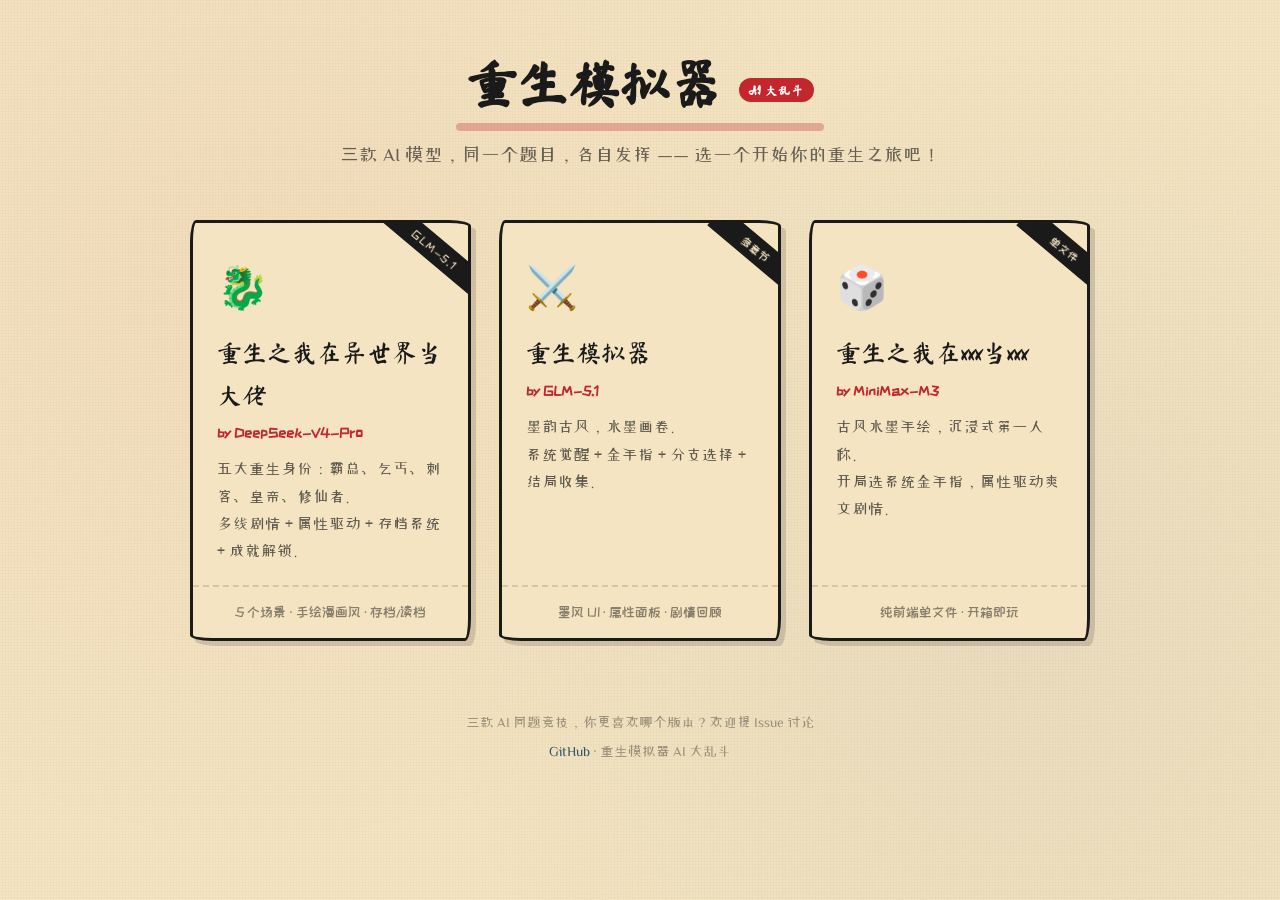
<file: index.html>
<!DOCTYPE html>
<html lang="zh-CN">
<head>
<meta charset="UTF-8">
<meta name="viewport" content="width=device-width, initial-scale=1.0">
<title>重生模拟器 - AI 大乱斗</title>
<link rel="preconnect" href="https://fonts.googleapis.com">
<link rel="preconnect" href="https://fonts.gstatic.com" crossorigin>
<link href="https://fonts.googleapis.com/css2?family=Ma+Shan+Zheng&family=ZCOOL+KuaiLe&family=ZCOOL+XiaoWei&display=swap" rel="stylesheet">
<style>
*{box-sizing:border-box;margin:0;padding:0}
:root{
  --paper:#f4e4c1;--paper-dark:#e8d4a8;--ink:#1a1a1a;
  --vermilion:#c1272d;--gold:#d4a017;--indigo:#2e5266;
  --shadow:rgba(26,26,26,0.15)
}
html,body{height:100%}
body{
  font-family:'ZCOOL KuaiLe','STKaiti','KaiTi',serif;
  background:var(--paper);color:var(--ink);line-height:1.7;
  overflow-x:hidden
}
.paper-bg{
  background:
    radial-gradient(circle at 20% 30%,rgba(193,39,45,.04) 0%,transparent 50%),
    radial-gradient(circle at 80% 70%,rgba(46,82,102,.05) 0%,transparent 50%),
    var(--paper);
  min-height:100vh;position:relative;padding:40px 20px
}
.paper-bg::before{
  content:'';position:fixed;inset:0;
  background-image:
    repeating-linear-gradient(0deg,transparent,transparent 2px,rgba(26,26,26,.02) 2px,rgba(26,26,26,.02) 3px),
    repeating-linear-gradient(90deg,transparent,transparent 2px,rgba(26,26,26,.02) 2px,rgba(26,26,26,.02) 3px);
  pointer-events:none;z-index:0
}
.container{max-width:900px;margin:0 auto;position:relative;z-index:1}

/* Title */
.title-wrap{text-align:center;margin-bottom:50px}
.main-title{
  font-family:'Ma Shan Zheng',cursive;font-size:3.2rem;
  color:var(--ink);position:relative;display:inline-block
}
.main-title::after{
  content:'';position:absolute;bottom:-4px;left:-10px;right:-10px;
  height:8px;background:var(--vermilion);opacity:.3;border-radius:4px
}
.tagline{
  font-family:'ZCOOL XiaoWei',serif;font-size:1.15rem;
  color:rgba(26,26,26,.65);margin-top:12px
}
.badge{
  display:inline-block;background:var(--vermilion);color:#fff;
  font-size:.75rem;padding:2px 10px;border-radius:20px;
  margin-left:8px;vertical-align:middle;letter-spacing:1px
}

/* Cards grid */
.cards{display:grid;grid-template-columns:repeat(auto-fit,minmax(260px,1fr));gap:28px;margin-bottom:40px}
.card{
  border:3px solid var(--ink);
  border-radius:6px 22px 6px 22px/22px 6px 22px 6px;
  background:var(--paper);position:relative;
  box-shadow:5px 5px 0 var(--shadow);
  transition:transform .25s ease,box-shadow .25s ease;
  cursor:pointer;overflow:hidden;text-decoration:none;color:var(--ink);
  display:flex;flex-direction:column
}
.card:hover{
  transform:translateY(-6px) rotate(-0.5deg);
  box-shadow:8px 10px 0 var(--shadow)
}
.card:active{transform:translateY(-2px);box-shadow:4px 5px 0 var(--shadow)}
.card-ribbon{
  position:absolute;top:14px;right:-30px;
  background:var(--ink);color:var(--paper);
  font-size:.7rem;padding:3px 36px;
  transform:rotate(40deg);letter-spacing:1px;
  text-align:center
}
.card-body{padding:28px 24px 20px;flex:1}
.card-icon{font-size:2.6rem;margin-bottom:10px}
.card-title{
  font-family:'Ma Shan Zheng',cursive;font-size:1.55rem;
  margin-bottom:6px
}
.card-model{color:var(--vermilion);font-size:.85rem;font-weight:bold;margin-bottom:10px}
.card-desc{
  font-family:'ZCOOL XiaoWei',serif;font-size:.95rem;
  color:rgba(26,26,26,.7);line-height:1.8
}
.card-footer{
  padding:14px 24px;border-top:2px dashed rgba(26,26,26,.15);
  font-size:.85rem;color:rgba(26,26,26,.5);text-align:center
}

/* Footer */
.site-footer{
  text-align:center;padding:30px 0 10px;
  font-family:'ZCOOL XiaoWei',serif;font-size:.85rem;
  color:rgba(26,26,26,.4);position:relative;z-index:1
}
.site-footer a{color:var(--indigo);text-decoration:none}
.site-footer a:hover{text-decoration:underline}

/* Responsive */
@media(max-width:600px){
  .main-title{font-size:2.2rem}
  .paper-bg{padding:24px 14px}
  .cards{gap:20px}
}
</style>
</head>
<body>
<div class="paper-bg">
<div class="container">

  <div class="title-wrap">
    <h1 class="main-title">重生模拟器 <span class="badge">AI 大乱斗</span></h1>
    <p class="tagline">三款 AI 模型，同一个题目，各自发挥 —— 选一个开始你的重生之旅吧！</p>
  </div>

  <div class="cards">

    <!-- DeepSeek -->
    <a class="card" href="DeepSeek-V4-Pro/index.html">
      <div class="card-ribbon">GLM-5.1</div>
      <div class="card-body">
        <div class="card-icon">🐉</div>
        <div class="card-title">重生之我在异世界当大佬</div>
        <div class="card-model">by DeepSeek-V4-Pro</div>
        <div class="card-desc">
          五大重生身份：霸总、乞丐、刺客、皇帝、修仙者。<br>
          多线剧情 + 属性驱动 + 存档系统 + 成就解锁。
        </div>
      </div>
      <div class="card-footer">5 个场景 · 手绘漫画风 · 存档/读档</div>
    </a>

    <!-- GLM -->
    <a class="card" href="glm5_1/index.html">
      <div class="card-ribbon">多章节</div>
      <div class="card-body">
        <div class="card-icon">⚔️</div>
        <div class="card-title">重生模拟器</div>
        <div class="card-model">by GLM-5.1</div>
        <div class="card-desc">
          墨韵古风，水墨画卷。<br>
          系统觉醒 + 金手指 + 分支选择 + 结局收集。
        </div>
      </div>
      <div class="card-footer">墨风 UI · 属性面板 · 剧情回顾</div>
    </a>

    <!-- MiniMax -->
    <a class="card" href="minimaxM3/index.html">
      <div class="card-ribbon">单文件</div>
      <div class="card-body">
        <div class="card-icon">🎲</div>
        <div class="card-title">重生之我在xxx当xxx</div>
        <div class="card-model">by MiniMax-M3</div>
        <div class="card-desc">
          古风水墨手绘，沉浸式第一人称。<br>
          开局选系统金手指，属性驱动爽文剧情。
        </div>
      </div>
      <div class="card-footer">纯前端单文件 · 开箱即玩</div>
    </a>

  </div>

</div>

<footer class="site-footer">
  <p>三款 AI 同题竞技，你更喜欢哪个版本？欢迎提 Issue 讨论</p>
  <p style="margin-top:6px"><a href="https://github.com/Donny-Guo/rebirth-simulator">GitHub</a> · 重生模拟器 AI 大乱斗</p>
</footer>
</div>
</body>
</html>
</file>
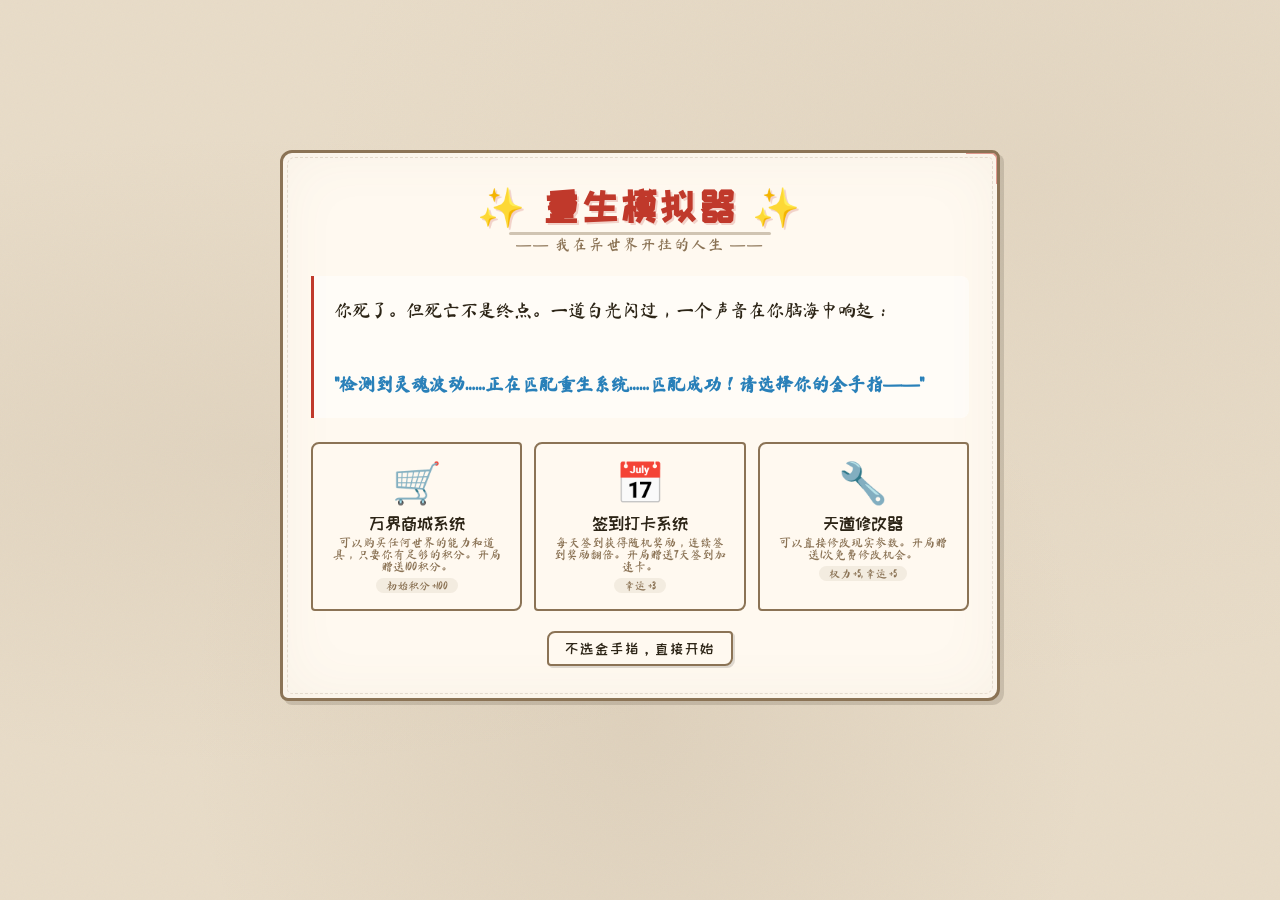
<file: DeepSeek-V4-Pro/index.html>
<!DOCTYPE html>
<html lang="zh-CN">
<head>
<meta charset="UTF-8">
<meta name="viewport" content="width=device-width, initial-scale=1.0">
<title>重生模拟器</title>
<link rel="stylesheet" href="style.css">
</head>
<body>
<div id="app"></div>
<script src="data.js"></script>
<script src="engine.js"></script>
</body>
</html>
</file>
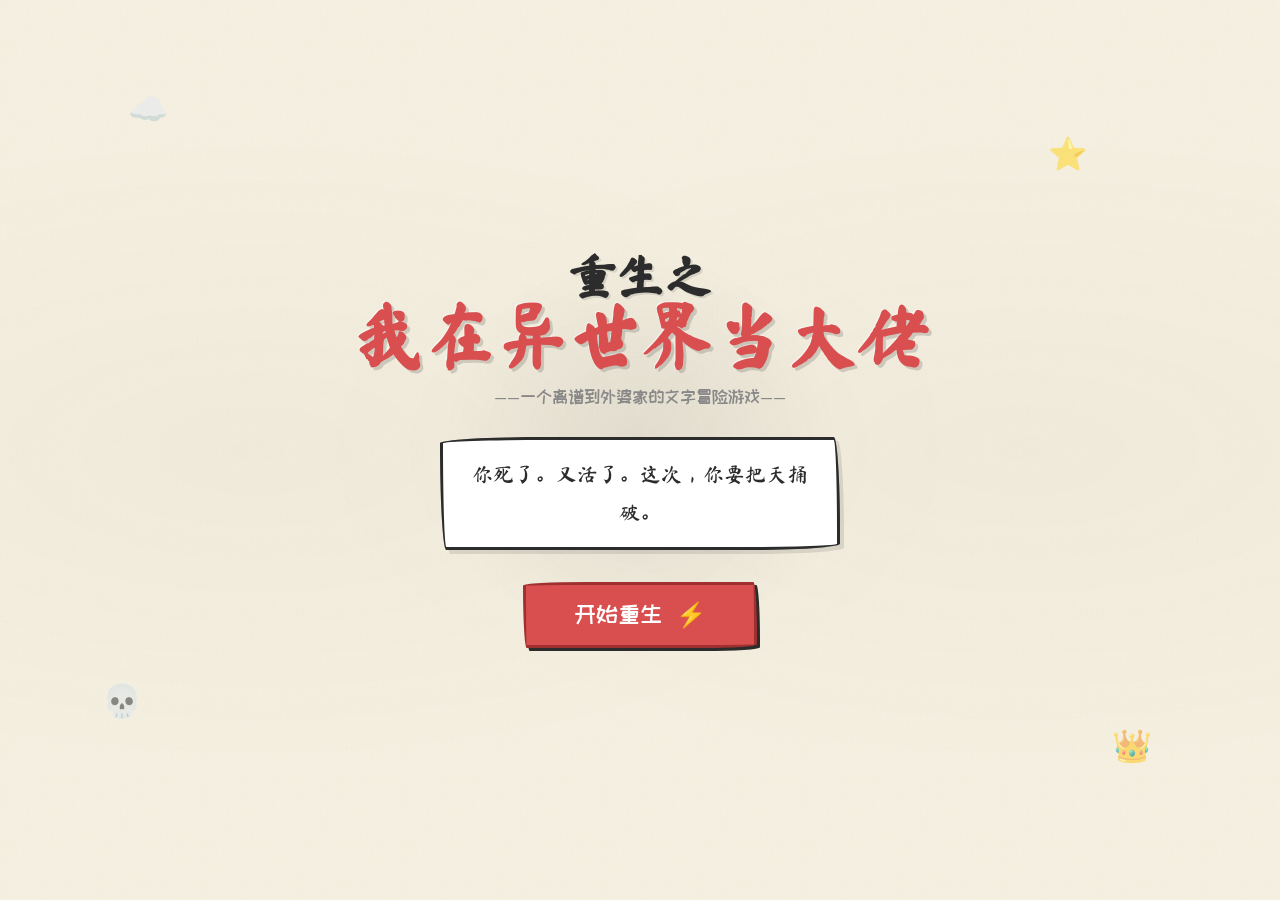
<file: glm5_1/index.html>
<!DOCTYPE html>
<html lang="zh-CN">
<head>
<meta charset="UTF-8">
<meta name="viewport" content="width=device-width, initial-scale=1.0">
<title>重生之我在异世界当大佬</title>
<link rel="stylesheet" href="style.css">
</head>
<body>

<!-- 开场标题页 -->
<div id="title-screen" class="screen active">
  <div class="title-container">
    <div class="ink-splash"></div>
    <h1 class="game-title">
      <span class="title-line">重生之</span>
      <span class="title-line highlight">我在异世界当大佬</span>
    </h1>
    <p class="subtitle">——一个离谱到外婆家的文字冒险游戏——</p>
    <div class="comic-panel title-panel">
      <div class="panel-text">你死了。又活了。这次，你要把天捅破。</div>
    </div>
    <button class="btn-start comic-btn" onclick="showScreen('scenario-screen')">
      <span class="btn-text">开始重生</span>
      <span class="btn-decoration">⚡</span>
    </button>
  </div>
  <div class="doodle doodle-1">☁️</div>
  <div class="doodle doodle-2">⭐</div>
  <div class="doodle doodle-3">💀</div>
  <div class="doodle doodle-4">👑</div>
</div>

<!-- 场景选择页 -->
<div id="scenario-screen" class="screen">
  <div class="screen-header">
    <button class="btn-back comic-btn" onclick="showScreen('title-screen')">← 返回</button>
    <h2 class="screen-title">选择你的重生身份</h2>
  </div>
  <div class="scenario-grid" id="scenario-grid">
    <!-- JS动态生成 -->
  </div>
</div>

<!-- 系统觉醒页 -->
<div id="system-screen" class="screen">
  <div class="system-awaken">
    <div class="glitch-overlay"></div>
    <div class="system-box">
      <div class="system-header">[ 系统觉醒 ]</div>
      <div class="system-name" id="system-name"></div>
      <div class="system-desc" id="system-desc"></div>
      <div class="system-skill" id="system-skill"></div>
    </div>
    <div class="initial-stats" id="initial-stats"></div>
    <button class="comic-btn btn-continue" onclick="startGame()">进入世界</button>
  </div>
</div>

<!-- 游戏主界面 -->
<div id="game-screen" class="screen">
  <!-- 顶部状态栏 -->
  <div class="game-topbar">
    <div class="player-info">
      <span class="player-role" id="player-role"></span>
      <span class="chapter-info" id="chapter-info"></span>
    </div>
    <div class="topbar-actions">
      <button class="btn-icon" onclick="toggleStats()" title="属性面板">📊</button>
      <button class="btn-icon" onclick="toggleLog()" title="剧情回顾">📜</button>
      <button class="btn-icon" onclick="saveGame()" title="存档">💾</button>
      <button class="btn-icon" onclick="loadGame()" title="读档">📂</button>
      <button class="btn-icon" onclick="showScreen('title-screen');resetGame()" title="回到标题">🏠</button>
    </div>
  </div>

  <!-- 游戏主区域 -->
  <div class="game-main">
    <!-- 剧情面板 -->
    <div class="story-panel comic-panel">
      <div class="scene-art" id="scene-art"></div>
      <div class="story-text" id="story-text"></div>
      <div class="system-notification" id="system-notification"></div>
    </div>

    <!-- 选择面板 -->
    <div class="choices-panel" id="choices-panel"></div>

    <!-- 属性面板（侧边滑出） -->
    <div class="stats-panel" id="stats-panel">
      <div class="stats-header">
        <h3>属性面板</h3>
        <button class="btn-close" onclick="toggleStats()">✕</button>
      </div>
      <div class="stats-body" id="stats-body"></div>
      <div class="skills-section" id="skills-section"></div>
      <div class="achievements-section" id="achievements-section"></div>
    </div>

    <!-- 剧情回顾（侧边滑出） -->
    <div class="log-panel" id="log-panel">
      <div class="log-header">
        <h3>剧情回顾</h3>
        <button class="btn-close" onclick="toggleLog()">✕</button>
      </div>
      <div class="log-body" id="log-body"></div>
    </div>
  </div>
</div>

<!-- 结局页 -->
<div id="ending-screen" class="screen">
  <div class="ending-container">
    <div class="ending-label">END</div>
    <h2 class="ending-title" id="ending-title"></h2>
    <div class="ending-art" id="ending-art"></div>
    <div class="ending-text" id="ending-text"></div>
    <div class="ending-stats" id="ending-stats"></div>
    <div class="ending-actions">
      <button class="comic-btn" onclick="showScreen('scenario-screen');resetGame()">换个姿势重生</button>
      <button class="comic-btn" onclick="showScreen('title-screen');resetGame()">回到标题</button>
    </div>
  </div>
</div>

<!-- Toast通知 -->
<div class="toast-container" id="toast-container"></div>

<script src="stories_boss.js" onerror=""></script>
<script src="stories_beggar.js" onerror=""></script>
<script src="stories_assassin.js" onerror=""></script>
<script src="stories_emperor.js" onerror=""></script>
<script src="stories_cultivator.js" onerror=""></script>
<script src="stories.js"></script>
<script src="game.js"></script>
</body>
</html>
</file>
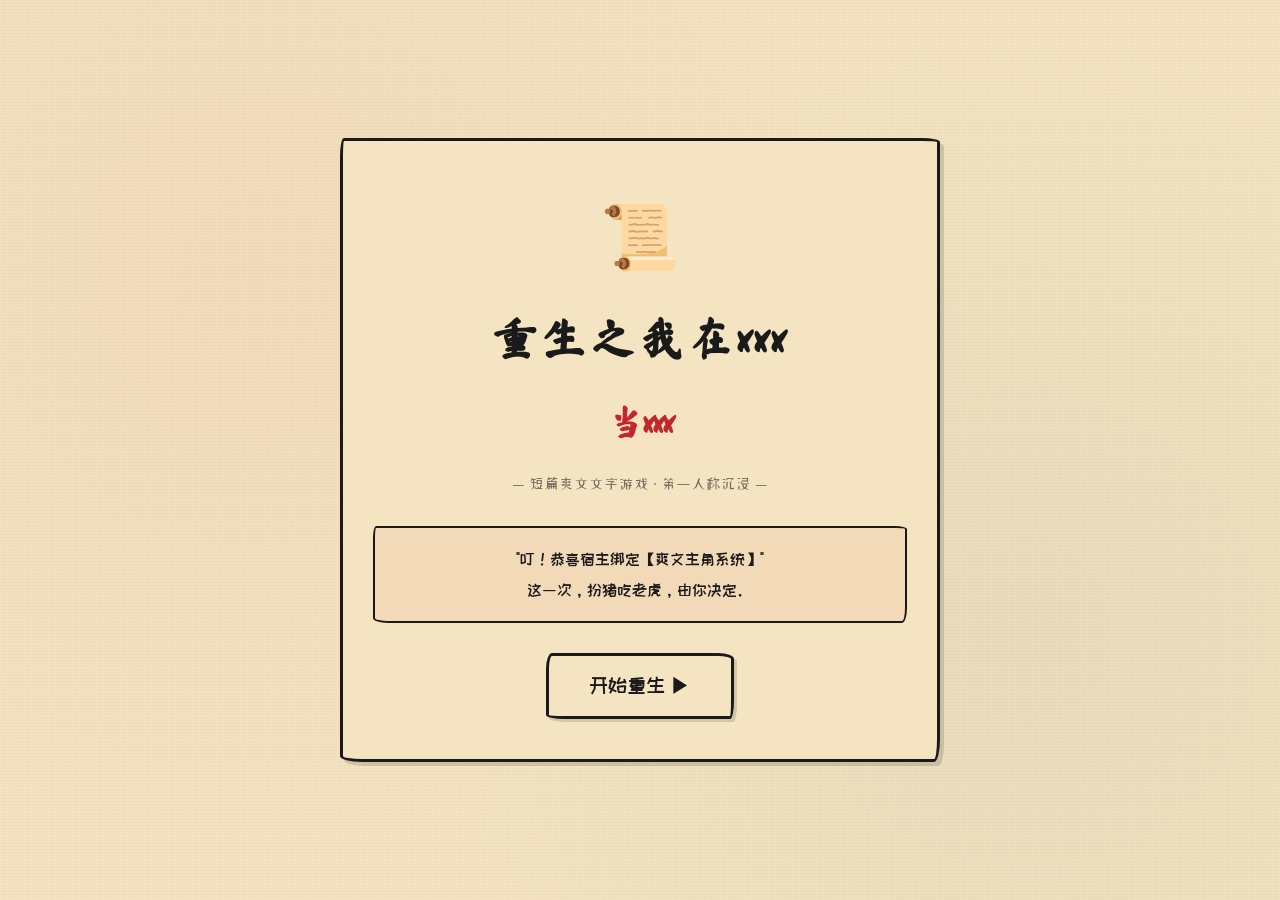
<file: minimaxM3/index.html>
<!DOCTYPE html>
<html lang="zh-CN">
<head>
<meta charset="UTF-8">
<meta name="viewport" content="width=device-width, initial-scale=1.0, maximum-scale=1.0, user-scalable=no">
<title>重生之我在xxx当xxx</title>
<link rel="preconnect" href="https://fonts.googleapis.com">
<link rel="preconnect" href="https://fonts.gstatic.com" crossorigin>
<link href="https://fonts.googleapis.com/css2?family=Ma+Shan+Zheng&family=ZCOOL+KuaiLe&family=ZCOOL+XiaoWei&display=swap" rel="stylesheet">
<style>
* { box-sizing: border-box; margin: 0; padding: 0; }
:root {
  --paper: #f4e4c1;
  --paper-dark: #e8d4a8;
  --ink: #1a1a1a;
  --vermilion: #c1272d;
  --gold: #d4a017;
  --indigo: #2e5266;
  --shadow: rgba(26, 26, 26, 0.15);
}
html, body { height: 100%; }
body {
  font-family: 'ZCOOL KuaiLe', 'STKaiti', 'KaiTi', serif;
  background: var(--paper);
  color: var(--ink);
  line-height: 1.7;
  overflow-x: hidden;
}
#app { min-height: 100vh; position: relative; }

.paper-bg {
  background:
    radial-gradient(circle at 20% 30%, rgba(193, 39, 45, 0.04) 0%, transparent 50%),
    radial-gradient(circle at 80% 70%, rgba(46, 82, 102, 0.05) 0%, transparent 50%),
    var(--paper);
  position: relative;
  min-height: 100vh;
}
.paper-bg::before {
  content: '';
  position: fixed;
  top: 0; left: 0; right: 0; bottom: 0;
  background-image:
    repeating-linear-gradient(0deg, transparent, transparent 2px, rgba(26,26,26,0.02) 2px, rgba(26,26,26,0.02) 3px),
    repeating-linear-gradient(90deg, transparent, transparent 2px, rgba(26,26,26,0.02) 2px, rgba(26,26,26,0.02) 3px);
  pointer-events: none;
  z-index: 1;
}

.ink-border {
  border: 3px solid var(--ink);
  border-radius: 4px 18px 6px 22px / 18px 4px 22px 6px;
  position: relative;
  background: var(--paper);
  box-shadow: 4px 4px 0 var(--shadow);
}
.ink-border-thin {
  border: 2px solid var(--ink);
  border-radius: 3px 12px 5px 15px / 12px 3px 15px 5px;
  background: var(--paper);
}

.title { font-family: 'Ma Shan Zheng', cursive; font-size: 2.5rem; color: var(--ink); }
.subtitle { font-family: 'ZCOOL XiaoWei', serif; font-size: 1.1rem; color: var(--ink); }
.body-text { font-size: 1.15rem; line-height: 1.9; white-space: pre-wrap; }
.system-text { font-family: 'ZCOOL XiaoWei', serif; color: var(--gold); font-size: 1.1rem; }
.emphasis { color: var(--vermilion); font-weight: bold; }
.dim { color: rgba(26, 26, 26, 0.6); font-size: 0.9rem; }

.btn {
  font-family: inherit;
  font-size: 1.1rem;
  padding: 12px 24px;
  background: var(--paper);
  color: var(--ink);
  border: 3px solid var(--ink);
  border-radius: 6px 16px 4px 18px / 16px 6px 18px 4px;
  cursor: pointer;
  transition: all 0.2s ease;
  box-shadow: 3px 3px 0 var(--shadow);
  user-select: none;
  -webkit-tap-highlight-color: transparent;
}
.btn:hover { background: var(--vermilion); color: var(--paper); transform: translate(-2px, -2px); box-shadow: 5px 5px 0 var(--shadow); }
.btn:active { transform: translate(1px, 1px); box-shadow: 1px 1px 0 var(--shadow); }
.btn:disabled { opacity: 0.4; cursor: not-allowed; transform: none; }
.btn:disabled:hover { background: var(--paper); color: var(--ink); transform: none; box-shadow: 3px 3px 0 var(--shadow); }
.btn-block { display: block; width: 100%; margin-bottom: 12px; text-align: left; padding: 16px 20px; }
.btn-block:last-child { margin-bottom: 0; }

.container { max-width: 720px; margin: 0 auto; padding: 20px; position: relative; z-index: 2; }
.center-screen { min-height: 100vh; display: flex; align-items: center; justify-content: center; padding: 20px; }
.fade-in { animation: fadeIn 0.5s ease; }
@keyframes fadeIn { from { opacity: 0; transform: translateY(10px); } to { opacity: 1; transform: translateY(0); } }
.shake { animation: shake 0.4s ease; }
@keyframes shake { 0%, 100% { transform: translateX(0); } 25% { transform: translateX(-5px); } 75% { transform: translateX(5px); } }

.scenario-card {
  padding: 16px;
  margin-bottom: 12px;
  cursor: pointer;
  transition: all 0.2s;
}
.scenario-card:hover { background: var(--paper-dark) !important; transform: translateX(4px); }

.stat-bar-bg {
  flex: 1;
  margin-left: 10px;
  height: 10px;
  background: var(--paper-dark);
  border: 1px solid var(--ink);
  border-radius: 2px;
  overflow: hidden;
}
.stat-bar-fill {
  height: 100%;
  transition: width 0.5s ease;
}

#toast-layer {
  position: fixed;
  top: 80px;
  right: 20px;
  z-index: 50;
  pointer-events: none;
  max-width: 320px;
}
#flying-layer {
  position: fixed;
  inset: 0;
  pointer-events: none;
  z-index: 60;
  overflow: hidden;
}

.scene-bubble-default {
  background: var(--paper);
  border: 2px solid var(--ink);
  border-radius: 12px 12px 12px 4px;
  padding: 14px 16px;
  margin-bottom: 12px;
}
.scene-bubble-me {
  background: rgba(46, 82, 102, 0.1);
  border-left: 4px solid var(--indigo);
  padding: 14px 16px;
  margin-bottom: 12px;
  font-style: italic;
}
.scene-bubble-system {
  background: rgba(212, 160, 23, 0.15);
  border: 2px dashed var(--gold);
  border-radius: 8px;
  padding: 16px;
  margin-bottom: 16px;
}

.skill-chip {
  background: var(--gold);
  color: var(--ink);
  padding: 2px 8px;
  font-size: 0.8rem;
  border-radius: 3px;
  border: 1px solid var(--ink);
  display: inline-block;
}

.ending-title { font-size: 2.2rem; color: var(--vermilion); margin-bottom: 20px; }
.ending-stat-row { line-height: 1.9; }

#modal-overlay {
  position: fixed;
  inset: 0;
  background: rgba(0, 0, 0, 0.6);
  display: flex;
  align-items: center;
  justify-content: center;
  z-index: 200;
  padding: 20px;
  animation: fadeIn 0.3s ease;
}

@media (max-width: 600px) {
  .title { font-size: 2rem; }
  h1.title { font-size: 2.2rem; }
  h2.title { font-size: 1.8rem; }
  .body-text { font-size: 1.05rem; }
  .btn { font-size: 1rem; padding: 10px 18px; }
  .btn-block { padding: 14px 16px; font-size: 1rem; }
  .container { padding: 14px; }
  .ink-border { border-width: 2px !important; box-shadow: 3px 3px 0 var(--shadow); }
  #toast-layer { right: 10px; top: 70px; max-width: 240px; }
  .ending-title { font-size: 1.7rem; }
}
@media (max-width: 400px) {
  .title { font-size: 1.7rem; }
  h1.title { font-size: 1.9rem; }
}
</style>
</head>
<body>
<div id="app"></div>
<script type="application/json" id="scenarios-data">
{
  "baomu": {
    "title": "重生之我在霸总家当保姆",
    "intro": "前世你是不出世商业大佬。今生睁眼，发现自己穿着保姆服，站在豪宅客厅里。霸总夫人正在挑剔你的礼仪。",
    "startStats": { "武力": 25, "智力": 70, "魅力": 50, "心机": 65, "气运": 40, "声望": 10 },
    "nodes": {
      "start": {
        "speaker": "我",
        "text": "我……我重生了？\n\n我环顾四周，落地窗外是 CBD 夜景，水晶吊灯下铺着波斯地毯。低头一看——自己穿着黑白相间的保姆制服，胸口别着铭牌：*李姐家政·高级保姆·小赵*。\n\n脑海里涌入一段陌生记忆——我叫赵瑾瑜，今年 22 岁，刚应聘进龙家当保姆，试用期三个月。\n\n还没等我消化，前方传来高跟鞋敲击大理石的声音。一个身着香奈儿套装的女人缓步走来，凤眼斜睨着我：「新来的？长得倒是清秀。愣着干嘛，*客厅地板用进口大理石铺的，知道怎么擦吗？*」\n\n这声音，这语气——龙家夫人，柳如烟。前世她的商业对手是我公司的二把手。\n\n系统冷不丁叮了一声。",
        "choices": [
          { "text": "「夫人好，我这就仔细擦。」—— 装傻示弱，先稳住", "tag": "稳", "effects": { "爽点": 0, "心机": 3 }, "next": "n1_a" },
          { "text": "「夫人您这身香奈儿是去年的款吧？今年早换季了。」—— 一记反杀", "tag": "爽", "effects": { "爽点": 15, "魅力": 5, "声望": 8 }, "next": "n1_b" },
          { "text": "默默擦地，但悄悄用「商业观察」—— 记下客厅细节以备后用", "tag": "谋", "effects": { "爽点": 5, "智力": 5, "心机": 5 }, "next": "n1_c" }
        ]
      },
      "n1_a": {
        "speaker": "柳如烟",
        "text": "柳如烟哼了一声：「还算识相。去，把那套青花瓷擦了，擦坏一个你十年工资都赔不起。」\n\n她转身要走，又回头补了一句：「对了，今晚霸总*龙傲天*回来吃饭。他最讨厌吵闹，你最好别让他看见你这张脸。」\n\n我点头哈腰，等她走远后，嘴角一勾——龙傲天，前世是我一手带出来的商场后辈。没想到这辈子，成了我的'老板'。\n\n有意思。",
        "choices": [
          { "text": "仔细研究那套青花瓷——这成色，至少是元青花", "effects": { "爽点": 5, "智力": 8, "声望": 3 }, "next": "n2" },
          { "text": "偷看柳如烟的账本——她一定有鬼", "tag": "需心机≥60", "effects": { "爽点": 10, "心机": 3 }, "require": { "attr": "心机", "min": 60 }, "next": "n2_secret" }
        ]
      },
      "n1_b": {
        "speaker": "柳如烟",
        "text": "柳如烟的脸瞬间青了：「你说什么？！」\n\n我装作失言，捂住嘴：「啊对不起夫人，我刚才是不是说错话了……我这就擦地。」\n\n她气得发抖，但身边还有管家阿姨看着，只能强忍：「好，好一个伶牙俐齿的保姆。试用期三个月，你给我等着。」\n\n转身那一刻，我听见她在低声打电话：「……妈，你给我查查这个赵瑾瑜的底……一个普通保姆怎么懂这些？」\n\n（叮！爽点 +15）",
        "choices": [
          { "text": "哼着小曲继续擦地——她查不到的，我的身份伪装得天衣无缝", "effects": { "爽点": 5, "心机": 5, "声望": 5 }, "next": "n2" },
          { "text": "趁她去打电话，潜入她的卧室找证据", "tag": "需心机≥70", "effects": { "爽点": 15, "心机": 5, "声望": 10 }, "require": { "attr": "心机", "min": 70 }, "next": "n2_secret" }
        ]
      },
      "n1_c": {
        "speaker": "我",
        "text": "我蹲下身开始擦地，但眼神像扫描仪一样扫过客厅：墙上挂的是张大千真迹，市价 8000 万；博古架上的元青花，至少 5 亿；柳如烟的铂金包是限量款，但她戴的翡翠镯子成色……咦，那是 C 货，不值钱。\n\n豪门水深啊。我在心里默默记下这一切。",
        "choices": [
          { "text": "用「商业观察」发现保姆间门后藏着一份旧文件", "effects": { "爽点": 10, "智力": 8, "声望": 5 }, "next": "n2" },
          { "text": "用「商业观察」发现柳如烟和司机的微信记录", "tag": "需心机≥70", "effects": { "爽点": 20, "心机": 5 }, "require": { "attr": "心机", "min": 70 }, "next": "n2_secret" }
        ]
      },
      "n2": {
        "speaker": "我",
        "text": "擦完青花瓷，已经下午五点。\n\n这时玄关传来动静——一辆劳斯莱斯停下。管家阿姨们立刻整装肃立。\n\n一个身形高大、气场两米八的男人走进来。西装笔挺，眉宇之间有着不怒自威的气势——龙傲天，前世我一手带出来的商业后辈，如今的 A 市首富。\n\n他一进门就看向客厅，皱了皱眉：「夫人呢？」\n\n管家：「夫人在楼上换衣服。」\n\n龙傲天点头，目光无意间扫过我——",
        "choices": [
          { "text": "立刻低头擦地装透明", "tag": "稳", "effects": { "爽点": 0, "心机": 3 }, "next": "n3_a" },
          { "text": "抬头对他微笑—— 「龙先生好。」", "tag": "巧", "effects": { "爽点": 8, "魅力": 5 }, "next": "n3_b" },
          { "text": "假装不小心打翻一盆水，溅到柳如烟的高级地毯上", "tag": "狠", "effects": { "爽点": 15, "心机": 8, "声望": -5 }, "next": "n3_c" }
        ]
      },
      "n2_secret": {
        "speaker": "我",
        "text": "我悄悄潜入柳如烟的卧室。卧室奢华，红木大床、衣帽间比普通人客厅还大。\n\n我迅速翻找。在床头柜的暗格里，我发现了一本账本——上面记录着柳如烟秘密转移龙家资产到娘家的账目，金额 12 亿！\n\n还有几张照片——她和龙傲天商业对手*周世豪*的亲密合影。\n\n我心一跳。这是要给龙傲天戴绿帽 + 转移资产的节奏啊。\n\n我悄悄用手机拍下证据，撤离现场。",
        "choices": [
          { "text": "把证据发给龙傲天——直接摊牌", "tag": "爽", "effects": { "爽点": 20, "声望": 10, "心机": 5 }, "next": "n3_a" },
          { "text": "先按兵不动，等龙傲天回家再相机行事", "tag": "谋", "effects": { "爽点": 8, "心机": 8, "气运": 3 }, "next": "n3_b" }
        ]
      },
      "n3_a": {
        "speaker": "我",
        "text": "我把证据匿名发到了龙傲天的私人邮箱。\n\n十分钟后，楼上传来柳如烟尖厉的叫声：「谁？！谁把这些发给你的？！」\n\n接着是摔东西的声音。\n\n龙傲天的声音冷静得可怕：「柳如烟，12 亿，照片里的男人是谁。*我们的婚姻到此为止。*」\n\n我继续低着头擦地。柳如烟疯了一样冲下楼，看见我，眼睛喷火：「是你！一定是你这个小蹄子！」\n\n她抬手就要打我——",
        "choices": [
          { "text": "一把抓住她手腕：「夫人，请自重。」", "tag": "需武力≥30", "effects": { "爽点": 15, "武力": 3, "声望": 5 }, "require": { "attr": "武力", "min": 30 }, "next": "n4" },
          { "text": "躲到龙傲天身后：「龙先生救我！」", "tag": "巧", "effects": { "爽点": 8, "魅力": 5, "声望": 3 }, "next": "n4" }
        ]
      },
      "n3_b": {
        "speaker": "我",
        "text": "我选择按兵不动，规规矩矩地继续工作。\n\n晚上开饭时，我作为新来的保姆被安排在角落试菜。柳如烟全程在找机会给我使绊子，但她不知道的是——龙傲天吃饭时的每一个表情动作，我都读得懂。\n\n他皱眉——菜咸了。\n他停顿——他想起什么不开心的事。\n他放下筷子——他觉得这家宴没意思。\n\n我突然开口：「龙先生，是不是今晚的糖醋排骨糖放多了？我看您吃了之后没再动。」\n\n满桌人瞬间安静。",
        "choices": [
          { "text": "继续说：「这种糖醋应该用冰糖，颜色更亮，也更健康。」", "effects": { "爽点": 15, "智力": 8, "声望": 5 }, "next": "n4" },
          { "text": "装傻闭嘴——风头出够了", "effects": { "爽点": 3, "心机": 5 }, "next": "n4" }
        ]
      },
      "n3_c": {
        "speaker": "我",
        "text": "我'不小心'打翻了一盆水，哗啦一声，水花四溅。\n\n「哎呀——对不起夫人！」我装出惊慌失措的样子。\n\n柳如烟心疼地看着那块波斯地毯：「你！！你知道这块地毯多少钱吗？！」\n\n龙傲天皱眉：「如烟，算了，地毯事小。」\n\n柳如烟立刻炸毛：「你向着这个保姆？！」\n\n龙傲天淡淡地说：「她不过是个打工的，你跟一个保姆计较什么？」\n\n我低头擦地，嘴角却忍不住翘起来——好戏，才刚刚开始。",
        "choices": [
          { "text": "继续扮演受气小保姆", "effects": { "爽点": 5, "心机": 5 }, "next": "n4" },
          { "text": "假装委屈地跑开，让柳如烟显得更刻薄", "effects": { "爽点": 12, "魅力": 5, "声望": -3 }, "next": "n4" }
        ]
      },
      "n4": {
        "speaker": "龙傲天",
        "text": "龙傲天突然开口：「你，过来。」\n\n我停下动作，走到他面前。\n\n他审视着我：「你叫什么名字？」\n\n「赵瑾瑜。」\n\n「赵……」他眉头微皱，似乎这个名字触动了什么回忆，「你在哪里读过书？」\n\n我心里咯噔一下——前世的我，毕业于国内顶尖学府。",
        "choices": [
          { "text": "说真话：「X 大经济系。」", "effects": { "爽点": 5, "智力": 3 }, "next": "n5" },
          { "text": "撒谎：「普通师范。」——继续隐忍", "tag": "稳", "effects": { "爽点": 0, "心机": 5 }, "next": "n5" },
          { "text": "反问他：「龙先生为什么突然问这个？」", "tag": "需魅力≥60", "effects": { "爽点": 12, "魅力": 5 }, "require": { "attr": "魅力", "min": 60 }, "next": "n5" }
        ]
      },
      "n5": {
        "speaker": "龙傲天",
        "text": "龙傲天沉默片刻，突然笑了一下：「有意思。」\n\n他转向管家：「给她安排一间朝南的保姆房。以后我的书房和起居，由她负责。」\n\n柳如烟尖叫：「傲天！」\n\n龙傲天冷冷地说：「你是夫人，她是保姆。但我书房里的东西，你从来没看懂过。」\n\n满桌人噤若寒蝉。\n\n我低头：「是，龙先生。」\n\n心里冷笑：书房？前世我教他看财报的时候，你还在娘家做小公主呢。",
        "choices": [
          { "text": "立刻进书房，扫一眼龙傲天最近的项目——前世那个会让我亏损 30 亿的烂尾项目", "effects": { "爽点": 15, "智力": 10, "声望": 5 }, "next": "n6" },
          { "text": "在书房里留张纸条：「龙先生，您那个项目有问题，详见邮件。」", "tag": "爽", "effects": { "爽点": 20, "智力": 5, "声望": 10 }, "next": "n6" }
        ]
      },
      "n6": {
        "speaker": "我",
        "text": "第二天，龙傲天在书房对着电脑皱眉——正是那个项目。\n\n他突然抬头看向我：「你懂商业？」\n\n我装作意外：「啊？龙先生怎么会这么问？」\n\n他盯着我：「你擦桌子的时候，眼睛一直在看我桌上那份《云端商业计划书》。普通人看不懂那种数据。」\n\n我沉默了一下。\n\n他站起身，走到我面前：「赵瑾瑜——*你究竟是谁？*」",
        "choices": [
          { "text": "继续装傻：「我就是个普通保姆……」", "effects": { "爽点": 3, "心机": 3 }, "next": "n7_a" },
          { "text": "直视他眼睛：「龙傲天，你三年前在 WTO 论坛上，是不是请教过一个人怎么开拓海外市场？」", "tag": "爽", "effects": { "爽点": 25, "智力": 5, "声望": 15 }, "next": "n7_b" }
        ]
      },
      "n7_a": {
        "speaker": "龙傲天",
        "text": "龙傲天盯着我半晌，突然笑了：「你不想说，我也不逼你。」\n\n他从抽屉里拿出一份文件：「但你既然进了我书房，就帮我看看这个项目——你看得懂吧？」\n\n我心里一动——他是在试探我。\n\n我接过文件，翻了两页，指出：「这项目表面光鲜，实际是周世豪给你下的套。投资方背景查不到，最后资金会被抽走。」\n\n龙傲天脸色微变。",
        "choices": [
          { "text": "继续补充：「周世豪背后是你夫人娘家的钱。」", "tag": "爽", "effects": { "爽点": 20, "智力": 5, "声望": 10 }, "next": "n8" },
          { "text": "留一手：「龙先生自己查吧，我只是个保姆。」", "effects": { "爽点": 5, "心机": 8 }, "next": "n8" }
        ]
      },
      "n7_b": {
        "speaker": "龙傲天",
        "text": "龙傲天瞳孔猛地一缩：「你——」\n\n他后退一步，盯着我：「那个人，从来没露过面。*你怎么会知道？*」\n\n我微微一笑：「我不仅知道，我还知道你当时 PPT 第 17 页有个错别字，'物流'写成了'物硫'。我远程给你指出来的时候，你说了一句——'*先生，您就是我的贵人。*'」\n\n龙傲天脸色剧变：「*师父？！*」\n\n他扑通一声单膝跪下：「师父！您怎么——」\n\n我赶紧把他扶起来：「起来起来，被人看到像什么样子。我现在是保姆，你是霸总。」",
        "choices": [
          { "text": "「这件事，先不要声张。我有我的计划。」", "effects": { "爽点": 15, "心机": 5, "声望": 5 }, "next": "n8" },
          { "text": "「你是想让我当一辈子的保姆吗？」—— 直接要股份", "tag": "爽", "effects": { "爽点": 25, "声望": 15, "魅力": 5 }, "next": "n8" }
        ]
      },
      "n8": {
        "speaker": "我",
        "text": "柳如烟最终被休了。她被扫地出门时，疯了一样指着我骂：「是你！都是你！*你给我等着！*」\n\n我站在阳台上，俯瞰她狼狈的背影。\n\n龙傲天走过来：「师父，周世豪那边……」\n\n「不急。」我看着窗外 A 市的灯火，「先让他得意三天。*三天后，我让他破产。*」\n\n龙傲天愣了愣，然后笑了：「这才是我师父。」\n\n（三个月后）\n\nA 市商界地震：周世豪集团破产，被龙氏集团收购。柳如烟娘家一夜清零。",
        "choices": [
          { "text": "在 A 市最顶级的写字楼里，拥有自己的办公室——继续当隐藏大佬", "effects": { "爽点": 30, "声望": 20, "智力": 5 }, "next": "ending_good" },
          { "text": "婉拒龙傲天的挽留，悄悄离开——我自有我的江湖", "tag": "需气运≥50", "effects": { "爽点": 15, "气运": 10 }, "require": { "attr": "气运", "min": 50 }, "next": "ending_mid" }
        ]
      },
      "ending_good": {
        "ending": true,
        "title": "【爽文大圆满】隐藏大佬的逆袭",
        "text": "你成为 A 市商界新的传说。表面上是龙氏集团的神秘顾问，实际上整个 A 市一半的上市公司，都在你前世布下的局里。\n\n柳如烟最终在出租屋里看到新闻联播里你的采访镜头，疯了。\n\n周世豪在监狱里托人带话：「*那个人，竟然是赵先生？我输得不冤。*」\n\n龙傲天每年中秋都来拜访你：「师父，您教我一句话——商道即人道。」\n\n这一世，扮猪吃老虎，你吃得真香。",
        "rating": "perfect"
      },
      "ending_mid": {
        "ending": true,
        "title": "【遗憾收场】龙先生的老师",
        "text": "你选择悄然离开，继续你的隐藏大佬人生。\n\n但龙傲天每年都会派人送来一坛女儿红，附一张卡片：「师父，弟子想您。」\n\nA 市的商界，永远流传着一个传说——龙氏集团背后，有一位不出世的军师。\n\n你坐在某个小城市的茶馆里，听着收音机里的财经新闻，微微一笑。\n\n这一世，爽过了，够了。",
        "rating": "mid"
      }
    },
    "endings": [
      { "title": "【爽文大圆满】隐藏大佬的逆袭", "condition": { "爽点": { "min": 60 } }, "text": "你成为 A 市商界新的传说..." },
      { "title": "【遗憾收场】龙先生的老师", "condition": null, "text": "你选择悄然离开..." }
    ]
  },
  "taiguan": {
    "title": "重生之我在皇宫当太监",
    "intro": "今世你是御前最不起眼的小太监，但襁褓中的玉佩暗示着你真正的身份。",
    "startStats": { "武力": 60, "智力": 55, "魅力": 40, "心机": 80, "气运": 30, "声望": 5 },
    "nodes": {
      "start": {
        "speaker": "我",
        "text": "晨钟暮鼓，紫禁城。\n\n我跪在养心殿外，手里端着铜盆，盆里是给贵妃娘娘的燕窝。\n\n脑海里涌入一段记忆——我叫小安子，14 岁净身入宫，今年 16，是御膳房最不起眼的小太监。\n\n但我低头看自己的胸口——那里藏着一块玉佩，是净身那天从包袱里发现的，刻着一条*五爪金龙*。\n\n五爪金龙，是皇帝专用。\n\n这玉佩哪来的？我身世又是什么？\n\n叮！",
        "choices": [
          { "text": "装作若无其事送燕窝，观察贵妃", "tag": "稳", "effects": { "爽点": 0, "心机": 3 }, "next": "n1" },
          { "text": "用「宫斗观察」识别贵妃身边的卧底", "tag": "谋", "effects": { "爽点": 5, "心机": 5, "智力": 3 }, "next": "n1" }
        ]
      },
      "n1": {
        "speaker": "贵妃",
        "text": "我把燕窝端进长春宫。贵妃娘娘斜倚在凤榻上，眉目如画。\n\n她身边的大宫女翠果接过燕窝，眼神不善地扫我一眼：「又是你个小崽子。娘娘今晚要见皇上，你这燕窝里不会下毒吧？」\n\n贵妃抬手：「行了翠果。」她尝了一口燕窝，皱眉：「*太甜了。*」\n\n翠果立刻指着我鼻子：「小安子！你是不是在燕窝里加了糖？娘娘不喜欢甜的！」\n\n满殿宫女太监都看向我。这是个陷阱——加糖是翠果的主意。",
        "choices": [
          { "text": "跪下认错：「娘娘饶命，奴才下次注意。」", "tag": "稳", "effects": { "爽点": 0, "心机": 3 }, "next": "n2_a" },
          { "text": "当众揭穿：「回娘娘，这燕窝是翠果姐姐吩咐加的，奴才只是跑腿的。」", "tag": "需心机≥70", "effects": { "爽点": 15, "心机": 5, "声望": 5 }, "require": { "attr": "心机", "min": 70 }, "next": "n2_b" },
          { "text": "微笑道：「娘娘若不喜欢甜，下次奴才换成咸口的如何？」—— 不卑不亢", "tag": "需魅力≥50", "effects": { "爽点": 12, "魅力": 5, "声望": 3 }, "require": { "attr": "魅力", "min": 50 }, "next": "n2_c" }
        ]
      },
      "n2_a": {
        "speaker": "贵妃",
        "text": "贵妃哼了一声：「滚下去。」\n\n我退出长春宫。但心里清楚，贵妃今晚要见皇上，若燕窝出了问题，倒霉的是我。\n\n得想办法立功。",
        "choices": [
          { "text": "主动请缨去御花园采鲜花给皇上", "effects": { "爽点": 5, "魅力": 3 }, "next": "n3" },
          { "text": "暗中观察翠果——她跟二皇子有私", "tag": "需心机≥70", "effects": { "爽点": 15, "心机": 5 }, "require": { "attr": "心机", "min": 70 }, "next": "n3_secret" }
        ]
      },
      "n2_b": {
        "speaker": "贵妃",
        "text": "贵妃眼神一冷，看向翠果：「翠果？」\n\n翠果立刻跪下：「娘娘明鉴！这小安子血口喷人！」\n\n我跪下叩头：「奴才不敢撒谎。奴才只是个跑腿的，娘娘可以查。」\n\n贵妃沉吟片刻：「来人，把御膳房记录拿来。」\n\n片刻后记录送到——清清楚楚写着，是翠果吩咐加的糖。\n\n贵妃脸色铁青：「*翠果，本宫待你不薄。*」\n\n（叮！爽点 +15）",
        "choices": [
          { "text": "默默退到一边——让他们自己斗", "effects": { "爽点": 5, "心机": 5 }, "next": "n3" },
          { "text": "趁机进言：「娘娘，今晚见皇上之事，不如让奴才去准备。」", "tag": "需智力≥50", "effects": { "爽点": 10, "智力": 5, "声望": 5 }, "require": { "attr": "智力", "min": 50 }, "next": "n3" }
        ]
      },
      "n2_c": {
        "speaker": "贵妃",
        "text": "贵妃微微一愣，笑了：「你倒是个机灵的。」\n\n她挥手让我上前：「来，本宫考考你——若是皇上驾临，你觉得该上什么茶？」\n\n我略一思索：「回娘娘。皇上勤勉，最喜雨前龙井。配上娘娘亲手做的桂花糕，正合适。」\n\n贵妃眼睛一亮：「你怎么知道本宫会做桂花糕？」\n\n我装作失言：「啊，奴才听翠果姐姐提过……」\n\n贵妃点头：「好，以后你就在本宫身边伺候。翠果，你去浣衣局。」\n\n（叮！爽点 +12）",
        "choices": [
          { "text": "谢恩后，趁机询问：「娘娘可曾听闻宫里有什么……关于龙脉的传说？」", "tag": "谋", "effects": { "爽点": 8, "心机": 5, "智力": 3 }, "next": "n3" },
          { "text": "先去御膳房当差——打探消息", "effects": { "爽点": 3, "智力": 3 }, "next": "n3" }
        ]
      },
      "n3": {
        "speaker": "我",
        "text": "傍晚，皇上驾临长春宫。\n\n我作为新晋贴身太监，随侍在侧。\n\n皇上龙袍加身，威严无比。但我注意到——他落座时，右手总是不自然地动一下。\n\n前朝史书记载：先帝晚年右手曾中风。\n\n皇上是先帝晚年所生，且先帝驾崩当晚，长春宫的灯亮了一夜。\n\n我心里一紧。",
        "choices": [
          { "text": "在皇上茶里发现异物——有人下毒！", "tag": "爽", "effects": { "爽点": 20, "心机": 5, "声望": 10 }, "next": "n4_a" },
          { "text": "在皇上驾临前的半个时辰，二皇子的人也出现了", "tag": "需心机≥70", "effects": { "爽点": 15, "心机": 5, "智力": 3 }, "require": { "attr": "心机", "min": 70 }, "next": "n4_b" }
        ]
      },
      "n3_secret": {
        "speaker": "我",
        "text": "我跟踪翠果，发现她深夜与二皇子的人在御花园假山后见面。\n\n她把今晚皇上驾临的时间、行程、随从都一一交代。\n\n我躲在树后，全部听清。\n\n这是叛国的节奏。",
        "choices": [
          { "text": "立刻密报皇上——这是大功一件", "tag": "爽", "effects": { "爽点": 25, "心机": 5, "声望": 15 }, "next": "n4_a" },
          { "text": "先按兵不动，看二皇子接下来怎么动", "tag": "谋", "effects": { "爽点": 10, "心机": 8, "气运": 3 }, "next": "n4_b" }
        ]
      },
      "n4_a": {
        "speaker": "皇上",
        "text": "皇上接过密报，看完后脸色铁青：「来人——*拿下翠果，抄家。*」\n\n翠果被拖下去时，疯了一样喊：「娘娘救我！二殿下救我！」\n\n贵妃吓得瘫倒在地。\n\n皇上冷冷看向她：「柳氏，你可知情？」\n\n贵妃哭着摇头：「皇上，臣妾冤枉！」\n\n皇上转向我：「你叫什么名字？*立此大功，想要什么赏赐？*」",
        "choices": [
          { "text": "「奴才不敢要赏，只求皇上龙体康健。」", "tag": "稳", "effects": { "爽点": 8, "心机": 3, "声望": 3 }, "next": "n5" },
          { "text": "「回皇上，奴才斗胆——奴才进宫前，爹娘曾给奴才留过一块玉佩。」—— 亮出玉佩", "tag": "爽", "effects": { "爽点": 30, "声望": 20, "心机": 5 }, "next": "n5" }
        ]
      },
      "n4_b": {
        "speaker": "我",
        "text": "我按兵不动，悄悄观察。\n\n二皇子的人在皇上茶中做了手脚—— 一种无色无味的迷药，让皇上昏睡不能临幸贵妃。\n\n但他们不知道，贵妃一心想怀上龙嗣，巩固地位。\n\n我提前给皇上换了茶。\n\n二皇子的人一计不成，又生一计—— 他们要在回乾清宫的路上刺杀皇上。",
        "choices": [
          { "text": "「皇上小心！」—— 我扑上去挡刀", "tag": "需武力≥50", "effects": { "爽点": 25, "武力": 5, "声望": 15 }, "require": { "attr": "武力", "min": 50 }, "next": "n5" },
          { "text": "暗中调来禁军，围剿刺客", "tag": "需心机≥75", "effects": { "爽点": 20, "心机": 5, "智力": 5 }, "require": { "attr": "心机", "min": 75 }, "next": "n5" }
        ]
      },
      "n5": {
        "speaker": "皇上",
        "text": "皇上握着我的手，盯着那块玉佩。\n\n他老泪纵横：「这玉佩……是先帝临终前交给一个女子的……*你，你就是当年那个孩子？！*」\n\n他仰天长叹：「朕即位二十载，无时无刻不在找你母后和你！」\n\n满殿震惊。\n\n我—— 竟然是皇帝流落民间的亲弟弟！\n\n不，按辈分——*我应该是皇叔*。",
        "choices": [
          { "text": "认祖归宗——恢复皇族身份", "effects": { "爽点": 25, "声望": 25, "心机": 3 }, "next": "n6" },
          { "text": "「皇上，奴才只愿一辈子伺候您。」—— 继续当太监", "tag": "需气运≥60", "effects": { "爽点": 10, "气运": 5 }, "require": { "attr": "气运", "min": 60 }, "next": "n6" }
        ]
      },
      "n6": {
        "speaker": "我",
        "text": "三个月后。\n\n二皇子被废为庶人，流放岭南。贵妃被打入冷宫。\n\n而我，被封为*逍遥王*，食邑万户，赐府邸于京城。\n\n但我心里清楚——这宫廷的水，比我想象的还要深。\n\n皇上召我入宫：「逍遥王，朕老了。这江山，朕想交给你打理。」\n\n我心跳加速——",
        "choices": [
          { "text": "接下皇位——成为新一代帝王", "tag": "爽", "effects": { "爽点": 30, "声望": 20, "武力": 3 }, "next": "ending_good" },
          { "text": "推荐皇上的嫡长子，自己当摄政王辅政", "tag": "需智力≥70", "effects": { "爽点": 18, "智力": 8, "声望": 10 }, "require": { "attr": "智力", "min": 70 }, "next": "ending_mid" }
        ]
      },
      "ending_good": {
        "ending": true,
        "title": "【爽文大圆满】太监逆袭当皇帝",
        "text": "你从一个小太监，一步步登上帝位。\n\n史书记载：逍遥王即位后，励精图治，开创「逍遥盛世」。百姓安居乐业，四海臣服。\n\n而你后宫佳丽三千，*那个当年看不起你的贵妃*，如今在你脚下瑟瑟发抖。\n\n这一世——\n\n太监又如何？\n\n*朕即天下。*",
        "rating": "perfect"
      },
      "ending_mid": {
        "ending": true,
        "title": "【遗憾收场】逍遥王",
        "text": "你推辞了皇位，扶持幼帝，自己当摄政王。\n\n朝堂之上，你运筹帷幄，权倾朝野。但你知道，这把龙椅下，是无尽的算计。\n\n十年后，幼帝长大成人，亲政。你主动交还权柄，归隐山林。\n\n史书记载：逍遥王*功成身退*，留下一段佳话。\n\n但深夜独酌时，你会想起——\n\n当年那个端着燕窝的小太监。",
        "rating": "mid"
      }
    },
    "endings": [
      { "title": "【爽文大圆满】太监逆袭当皇帝", "condition": { "爽点": { "min": 60 } }, "text": "你从一个小太监..." },
      { "title": "【遗憾收场】逍遥王", "condition": null, "text": "你推辞了皇位..." }
    ]
  },
  "zhuiru": {
    "title": "重生之我在豪门当赘婿",
    "intro": "婚礼上岳家当众羞辱你是「穷酸赘婿」。但他们不知道，瑞士银行的账户里，躺着一串让你岳父腿软的数字。",
    "startStats": { "武力": 30, "智力": 60, "魅力": 75, "心机": 70, "气运": 50, "声望": 15 },
    "nodes": {
      "start": {
        "speaker": "我",
        "text": "婚礼现场，岳父当众拿出一份协议：「林浩，入赘我们顾家，第一条——*名下财产全部归顾家所有*。」\n\n全场宾客窃笑。我穿着租来的西装，看着那份协议。\n\n前世，我是顾家的死对头——华盛集团的幕后老板。\n\n这一世，我成了他们的上门女婿。\n\n有意思。\n\n叮！",
        "choices": [
          { "text": "接过协议，签字——继续装穷", "tag": "稳", "effects": { "爽点": 0, "心机": 5 }, "next": "n1_a" },
          { "text": "笑着反问：「岳父，这协议能不能改一改？比如说，*顾家财产归我所有*？」", "tag": "需魅力≥70", "effects": { "爽点": 18, "魅力": 5, "声望": 8 }, "require": { "attr": "魅力", "min": 70 }, "next": "n1_b" },
          { "text": "直接签字，但悄悄用「商业观察」扫描顾家所有资产", "tag": "谋", "effects": { "爽点": 8, "智力": 8, "心机": 3 }, "next": "n1_c" }
        ]
      },
      "n1_a": {
        "speaker": "岳父",
        "text": "岳父哈哈大笑：「好！识时务者为俊杰！来人，给姑爷倒酒！」\n\n我接过酒杯，一饮而尽。\n\n但我注意到——婚礼现场所有的服务员，都是顾家的人。岳父一边倒酒一边跟管家说：「这穷小子以后就是咱家的狗，给我看紧了。」\n\n他不知道，我耳朵比他想象的灵。",
        "choices": [
          { "text": "微笑着听——日后算总账", "effects": { "爽点": 5, "心机": 5 }, "next": "n2" },
          { "text": "打电话给瑞士银行客户经理：「王经理，我账户状态正常吧？」—— 故意让岳父听到", "tag": "爽", "effects": { "爽点": 20, "声望": 10, "心机": 5 }, "next": "n2" }
        ]
      },
      "n1_b": {
        "speaker": "岳父",
        "text": "岳父脸色一变：「林浩，你说什么？！」\n\n全场死寂。\n\n我笑着改口：「岳父，我开玩笑呢，您别生气。我这就签。」\n\n我接过协议，规规矩矩签字。但签字时，我故意让笔在纸上停了停——那个停顿，让全场宾客都觉得我刚才不是开玩笑。\n\n岳父盯着我，半晌才说：「你小子，有点意思。」\n\n（叮！爽点 +18）",
        "choices": [
          { "text": "「岳父说得对，我确实有点意思。」—— 继续给他下马威", "tag": "爽", "effects": { "爽点": 10, "魅力": 3, "声望": 5 }, "next": "n2" },
          { "text": "识相闭嘴——这波出够了", "effects": { "爽点": 3, "心机": 5 }, "next": "n2" }
        ]
      },
      "n1_c": {
        "speaker": "我",
        "text": "我签字时，眼神扫过宴会厅：墙上挂的是赝品齐白石，红酒拉菲 1982 是真的，但只备了 12 瓶，来的宾客却有 20 位。\n\n岳父那身「阿玛尼」西装——是 A 货。\n\n但顾家大小姐顾倾城穿的那件婚纱，是真的 Vera Wang 限量款，市价 500 万。\n\n她爱我。\n\n我心里一软。",
        "choices": [
          { "text": "悄悄在敬酒时给顾倾城夹了她爱吃的菜", "effects": { "爽点": 5, "魅力": 5 }, "next": "n2" },
          { "text": "婚礼后，主动找顾倾城坦白：「我有些事，没告诉你。」", "tag": "谋", "effects": { "爽点": 8, "心机": 5, "智力": 3 }, "next": "n2" }
        ]
      },
      "n2": {
        "speaker": "我",
        "text": "婚礼结束。洞房花烛夜。\n\n顾倾城坐在床沿，凤冠霞帔，美得让人窒息。\n\n她看着我：「林浩，我知道你是入赘的。但既然嫁给你……我会对你好。」\n\n我心里一酸。前世我错过了这个女人，今生她就在我面前。\n\n我正要说话，门外响起急促的敲门声——",
        "choices": [
          { "text": "「谁？！」—— 不悦被打断", "tag": "需武力≥40", "effects": { "爽点": 3, "武力": 3 }, "require": { "attr": "武力", "min": 40 }, "next": "n3" },
          { "text": "温柔对倾城说：「等我一下。」—— 然后去开门", "tag": "巧", "effects": { "爽点": 5, "魅力": 3 }, "next": "n3" }
        ]
      },
      "n3": {
        "speaker": "管家",
        "text": "管家神色慌张：「姑爷，老爷请你去书房。说有要事。」\n\n我皱眉——新婚之夜叫我去书房？\n\n书房里，岳父顾振邦和顾家二叔顾振国都在。还有一个——\n\n*前女友宋诗雨*。\n\n她穿着暴露，红着眼眶：「顾伯父，我和林浩是真爱。他是被逼婚的！」\n\n我：？？？\n\n这女人我压根不认识啊。",
        "choices": [
          { "text": "「宋小姐，我连你的名字都是今晚第一次听到。」—— 冷静否认", "tag": "需智力≥50", "effects": { "爽点": 12, "智力": 5, "声望": 5 }, "require": { "attr": "智力", "min": 50 }, "next": "n4" },
          { "text": "「岳父，这种女人，给我一百万我都不会多看一眼。」—— 霸气回击", "tag": "需魅力≥60", "effects": { "爽点": 18, "魅力": 5, "声望": 8 }, "require": { "attr": "魅力", "min": 60 }, "next": "n4" },
          { "text": "掏出手机，给宋诗雨现场转账一块钱：「拿着钱，滚。」—— 王霸之气", "tag": "爽", "effects": { "爽点": 25, "声望": 15, "心机": 3 }, "next": "n4" }
        ]
      },
      "n4": {
        "speaker": "顾倾城",
        "text": "岳父铁青着脸：「林浩，你给我解释清楚！」\n\n这时，*顾倾城推门而入*。\n\n她穿着一身家居服，披着头发，冷冷地看着宋诗雨：「这位小姐，你再不走，我叫保安了。」\n\n宋诗雨慌了：「顾小姐，我真的是林浩的——」\n\n顾倾城一挥手：「*林浩是我老公，他的过去我不在乎，他的现在和未来是我的。*滚。」\n\n（全场震惊）\n\n我看着顾倾城的背影，鼻子一酸——前世我对不起她，今生绝不。",
        "choices": [
          { "text": "当着岳父的面，抱住顾倾城：「老婆，谢谢你。」", "tag": "爽", "effects": { "爽点": 20, "魅力": 5, "声望": 10 }, "next": "n5" },
          { "text": "继续和岳父谈判：「岳父，这位宋小姐是谁安排的，您心里清楚。」", "tag": "需心机≥70", "effects": { "爽点": 15, "心机": 5, "智力": 3 }, "require": { "attr": "心机", "min": 70 }, "next": "n5" }
        ]
      },
      "n5": {
        "speaker": "我",
        "text": "半年后。\n\n顾家遭遇重大商业危机——顾氏集团现金流断裂，面临破产。\n\n岳父一夜白头。\n\n我坐在书房，看着顾氏集团的报表。心里冷笑：前世你们顾家，是怎么对我的？\n\n但我看向卧室里熟睡的顾倾城—— 这一世，命运不一样了。\n\n我打开手机，拨通一个号码：「老王，动用 30 亿救顾氏。」\n\n电话那头一愣：「老板，您确定？顾家可是您的——」\n\n「*她是我老婆。*」",
        "choices": [
          { "text": "暗中救顾氏，不留名——继续当赘婿", "effects": { "爽点": 20, "心机": 8, "声望": 10 }, "next": "n6" },
          { "text": "让王经理直接把 30 亿打给岳父——直接摊牌", "tag": "爽", "effects": { "爽点": 30, "声望": 20, "魅力": 5 }, "next": "n6" }
        ]
      },
      "n6": {
        "speaker": "岳父",
        "text": "岳父看着账户里突然出现的 30 亿，震惊地看着我：「林浩……这钱，是你的？」\n\n我淡淡地说：「岳父，准确地说——这钱，是我让王经理打的。」\n\n「王经理？哪个王经理？」\n\n「瑞士银行亚太区总裁，王振山。」\n\n岳父腿一软，差点跪下：「你……你究竟是谁？！」\n\n我从口袋里掏出一张名片——\n\n*「华盛集团董事长，林浩。」*\n\n岳父瞪大眼睛：「华盛……华盛集团？！那个 8000 亿市值的华盛？！」\n\n我微笑：「对。我就是你们顾家，一直想要超越的*那个死对头*。」",
        "choices": [
          { "text": "「但顾倾城是我老婆。这层关系，永远不会变。」", "tag": "爽", "effects": { "爽点": 30, "声望": 20, "魅力": 5 }, "next": "ending_good" },
          { "text": "「我入赘顾家，是来报恩的。倾城救过我。」", "tag": "需气运≥60", "effects": { "爽点": 15, "气运": 8, "智力": 5 }, "require": { "attr": "气运", "min": 60 }, "next": "ending_mid" }
        ]
      },
      "ending_good": {
        "ending": true,
        "title": "【爽文大圆满】赘婿的真实身份",
        "text": "你的真实身份曝光后，整个 A 市商界地震。\n\n但顾倾城没有离开你，反而当着全 A 市的面说：「*林浩是我老公，他是不是首富我不关心。我关心的，是他爱不爱我。*」\n\n岳父跪在你面前：「姑爷，我有眼不识泰山……求您大人不记小人过。」\n\n你扶起他：「岳父，请起。顾家永远是顾家，但顾氏集团，将由我和倾城共同执掌。」\n\n这一世——\n\n赘婿又如何？\n\n*整个 A 市，都是你的嫁妆。*",
        "rating": "perfect"
      },
      "ending_mid": {
        "ending": true,
        "title": "【遗憾收场】暗处的守护",
        "text": "你选择继续隐藏身份，做一个平凡的赘婿。\n\n但暗中，你保顾家一世无忧。\n\n顾倾城偶尔会发现一些不对劲：比如她随口提过想要的东西，第二天就出现在家里；她随口说的某个困难，下一秒就有人解决。\n\n她从没问过。\n\n直到生命的最后一刻，她在病床上握着你的手：「林浩……我其实早就知道了。」\n\n你一愣：「你知道？」\n\n她笑着闭眼：「我老公……是全世界最厉害的人……这一世，我值了……」\n\n（你站在她的墓前，A 市的雪下了一夜。）",
        "rating": "mid"
      }
    },
    "endings": [
      { "title": "【爽文大圆满】赘婿的真实身份", "condition": { "爽点": { "min": 60 } }, "text": "你的真实身份曝光后..." },
      { "title": "【遗憾收场】暗处的守护", "condition": null, "text": "你选择继续隐藏身份..." }
    ]
  },
  "waimai": {
    "title": "重生之我在末世当外卖员",
    "intro": "末世第三年，城市已成废墟。但你发现——送外卖，比末世前还赚。",
    "startStats": { "武力": 80, "智力": 50, "魅力": 35, "心机": 45, "气运": 70, "声望": 20 },
    "nodes": {
      "start": {
        "speaker": "我",
        "text": "末世第三年。\n\n我骑着心爱的小电驴，穿越废墟街道。\n\n今天的外卖订单：一碗热干面，送到 A 市避难所首领*林婉儿*的办公室。配送费：5 斤大米 + 1 箱罐头。\n\n是的，末世外卖不收钱，收物资。\n\n叮！\n\n系统绑定：外卖员转职为「末世神级配送员」—— 你的送餐箱里，装着军方都眼红的物资。\n\n不着急，先把这一单送完。",
        "choices": [
          { "text": "正常配送——展现专业", "tag": "稳", "effects": { "爽点": 0, "气运": 3 }, "next": "n1" },
          { "text": "抄近路——穿越丧尸密集区", "tag": "爽", "effects": { "爽点": 15, "武力": 5, "气运": 3 }, "next": "n1_b" }
        ]
      },
      "n1": {
        "speaker": "我",
        "text": "我骑着电驴拐进小巷，前方突然涌出一群丧尸！\n\n「卧槽！」\n\n我立刻急刹，从送餐箱底抽出一根钢管—— 这钢管是特殊钢材，削铁如泥。\n\n但我注意到，这群丧尸里……有个小孩！\n\n不对，是尸变的小孩，眼睛还是清的。",
        "choices": [
          { "text": "一棒子扫过去——完成任务要紧", "tag": "需武力≥60", "effects": { "爽点": 5, "武力": 5, "声望": -5 }, "require": { "attr": "武力", "min": 60 }, "next": "n2_a" },
          { "text": "用「末世医术」看清这孩子还有救", "tag": "需智力≥50", "effects": { "爽点": 15, "智力": 5, "声望": 10 }, "require": { "attr": "智力", "min": 50 }, "next": "n2_b" }
        ]
      },
      "n1_b": {
        "speaker": "我",
        "text": "我猛拧油门，电驴发出嘶吼，冲进丧尸密集区！\n\n丧尸们扑过来—— 但我的小电驴经过改装，速度堪比摩托车。\n\n一个漂亮的甩尾，躲过一只扑上来的丧尸。\n\n我单手骑车，单手挥动钢管——一只丧尸的脑袋飞出去！\n\n身后一群丧尸追着，但我已经冲出去了。\n\n回头看了一眼—— 这一路，至少 30 只丧尸。\n\n（叮！爽点 +15）",
        "choices": [
          { "text": "继续冲——不能让外卖凉了", "effects": { "爽点": 5, "气运": 3 }, "next": "n2_a" },
          { "text": "回去救那小孩——你良心过不去", "tag": "需气运≥60", "effects": { "爽点": 12, "气运": 5, "声望": 8 }, "require": { "attr": "气运", "min": 60 }, "next": "n2_b" }
        ]
      },
      "n2_a": {
        "speaker": "我",
        "text": "我冲过丧尸群，抵达 A 市避难所。\n\n避难所首领林婉儿在前台等我。她穿着迷彩服，腰间别着枪，英姿飒爽。\n\n「外卖小哥？」她接过热干面，挑眉一笑，「能在末世坚持送外卖的，你是第一个。」\n\n她打开餐盒，突然停下：「这面条……是真手工的？」\n\n我点头：「嗯。我自己擀的。」\n\n她眼睛一亮：「你这手艺，留下来给我当专属厨子怎么样？」",
        "choices": [
          { "text": "「抱歉，我只做外卖，不做私厨。」—— 继续送外卖", "tag": "稳", "effects": { "爽点": 5, "心机": 3 }, "next": "n3" },
          { "text": "「林首领要是愿意，我可以考虑。」—— 留下来", "tag": "爽", "effects": { "爽点": 10, "魅力": 5, "声望": 5 }, "next": "n3" }
        ]
      },
      "n2_b": {
        "speaker": "我",
        "text": "我停下车，仔细观察那孩子。\n\n用「末世医术」扫描——这孩子瞳孔还没完全尸化，体内有抗体！\n\n我立刻从送餐箱里掏出一支血清—— 这是军方最高机密物资，我也不知道为什么送餐箱里会有。\n\n一针下去。\n\n那孩子猛地咳嗽，吐出一口黑血—— 然后，他恢复了神智。\n\n「叔叔……我……我还活着吗？」\n\n我笑了：「活着呢。走，我带你回家。」\n\n（叮！爽点 +15）",
        "choices": [
          { "text": "送完外卖，把孩子送到军方基地", "effects": { "爽点": 10, "声望": 10, "气运": 3 }, "next": "n3" },
          { "text": "收留这孩子当小弟", "tag": "需魅力≥50", "effects": { "爽点": 15, "魅力": 5, "声望": 5 }, "require": { "attr": "魅力", "min": 50 }, "next": "n3" }
        ]
      },
      "n3": {
        "speaker": "我",
        "text": "一个月后。\n\n我成为 A 市最传奇的外卖员。江湖人称「*外卖王*」—— 没有我送不到的地方，没有我搞不定的客户。\n\n今天，我接到一单特殊的：\n\n*送餐地址：黑帮总部。客户：周世豪。*\n\n周世豪—— A 市末世最大黑帮老大，控制着全城 80% 的物资。\n\n他让我送的东西，是一箱「特殊货物」。",
        "choices": [
          { "text": "「对不起，我外卖员只送外卖。」—— 拒绝", "tag": "稳", "effects": { "爽点": 5, "心机": 5, "声望": 5 }, "next": "n4_a" },
          { "text": "「周老板的生意，我接了。」—— 接单", "tag": "爽", "effects": { "爽点": 15, "心机": 5, "声望": 5 }, "next": "n4_b" }
        ]
      },
      "n4_a": {
        "speaker": "周世豪",
        "text": "我当着周世豪的面打开送餐箱——\n\n里面装的不是他想要的「货」，而是一整箱*军用武器*。\n\n周世豪脸色大变：「你……你怎么会有这些东西？！」\n\n我淡淡地说：「周老板，我是外卖员。但我的客户名单里，有 A 市军方最高指挥官。」\n\n我转身就走：「下次再威胁我配送员，*你的黑帮总部会从地图上消失。*」\n\n（叮！爽点 +20）",
        "choices": [
          { "text": "继续送外卖——让他们猜去吧", "effects": { "爽点": 10, "气运": 5 }, "next": "n5" },
          { "text": "主动联系军方——建立长期合作", "tag": "需智力≥50", "effects": { "爽点": 15, "智力": 5, "声望": 8 }, "require": { "attr": "智力", "min": 50 }, "next": "n5" }
        ]
      },
      "n4_b": {
        "speaker": "我",
        "text": "我接了周世豪的单。\n\n但我打开那「特殊货物」时——是一箱被污染的罐头。\n\n吃下去会尸变。\n\n我立刻单线联系军方：「周世豪在黑帮总部囤积生化武器。」\n\n半小时后，军方突击队攻入黑帮。\n\n周世豪被俘，恨恨地看着我：「你……你竟然敢背叛我？！」\n\n我笑了：「周老板，我是外卖员。*我送的不是生化武器，是正义。*」\n\n（叮！爽点 +20）",
        "choices": [
          { "text": "接受军方表彰——从此转型末世补给大佬", "tag": "爽", "effects": { "爽点": 20, "声望": 15, "智力": 5 }, "next": "n5" },
          { "text": "继续低调送外卖——做幕后英雄", "effects": { "爽点": 10, "气运": 8, "心机": 5 }, "next": "n5" }
        ]
      },
      "n5": {
        "speaker": "我",
        "text": "末世第五年。\n\n我建立 A 市最大的物资补给网络。表面上是「外卖王」，实际上是 A 市灰色地带的真正王者。\n\n林婉儿找到我：「外卖小哥，丧尸王出现了。在城东。它要吃掉所有幸存者。」\n\n我站起身，看着窗外灰暗的天空。\n\n末世五年了。我不想再低调了。\n\n我打开送餐箱的最底层—— 那里藏着一把军方绝密的*「天火」激光剑*。",
        "choices": [
          { "text": "提着激光剑，单挑丧尸王", "tag": "爽", "effects": { "爽点": 30, "武力": 10, "声望": 15 }, "next": "ending_good" },
          { "text": "把激光剑送给军方——让他们去打", "tag": "需智力≥60", "effects": { "爽点": 12, "智力": 5, "声望": 10 }, "require": { "attr": "智力", "min": 60 }, "next": "ending_mid" }
        ]
      },
      "ending_good": {
        "ending": true,
        "title": "【爽文大圆满】末世外卖王",
        "text": "你单枪匹马单挑丧尸王。\n\n一刀。两刀。三刀。\n\n丧尸王倒下了。\n\n林婉儿看着你，眼里全是星星：「你……你到底是谁？」\n\n你笑了笑：「林首领，我就是个*外卖员*。只不过末世前，我是国家秘密武器库的保管员。」\n\n你把激光剑往地上一插：「A 市的所有物资，从今天起，由我统一配送。*谁敢动我客户一根汗毛——*」\n\n你冷眼扫过所有人：「*灭城。*」\n\n末世，因你而终结。\n\n—— 新的时代，开始了。",
        "rating": "perfect"
      },
      "ending_mid": {
        "ending": true,
        "title": "【遗憾收场】末世的低调英雄",
        "text": "你把激光剑交给军方，自己继续送外卖。\n\n末世第六年，军方消灭了丧尸王。\n\n第七年，城市开始重建。\n\n你依然在送外卖。\n\n林婉儿偶尔会来你店里吃面：「外卖小哥，你这辈子就打算送外卖了？」\n\n你笑了笑：「我这人啊，没什么大志。*能让大家吃饱饭，就够了。*」\n\n她叹了口气：「你是我见过最厉害的人。也是最傻的。」\n\n—— 末世，因你而被拯救。但没有人知道。\n\n—— 直到很多很多年后，一部《末世外卖王》的电影上映，全 A 市人都在猜：那个传奇的外卖员，是不是你？\n\n你坐在电影院最后一排，笑着摇了摇头。",
        "rating": "mid"
      }
    },
    "endings": [
      { "title": "【爽文大圆满】末世外卖王", "condition": { "爽点": { "min": 60 } }, "text": "你单枪匹马单挑丧尸王..." },
      { "title": "【遗憾收场】末世的低调英雄", "condition": null, "text": "你把激光剑交给军方..." }
    ]
  },
  "xianmen": {
    "title": "重生之我在仙门当杂役",
    "intro": "你被测出是「无灵根」，被安排去扫后山。但师父说：你的眼睛里，有「道」。",
    "startStats": { "武力": 45, "智力": 90, "魅力": 60, "心机": 50, "气运": 85, "声望": 10 },
    "nodes": {
      "start": {
        "speaker": "我",
        "text": "青云宗，外门弟子堂。\n\n我被一群师兄围着嘲笑：「就这？无灵根？哈哈哈，扫把星转世吧！」\n\n我低头扫地，心里却平静如水。\n\n我乃混沌圣体，*但这个秘密，我自己都不知道。*\n\n叮！\n\n系统：检测到宿主为「*混沌圣体*」，隐藏属性：吸收一切灵气。\n\n触发条件：当被严重羞辱时，封印自动解除。",
        "choices": [
          { "text": "继续扫地—— 等触发", "tag": "稳", "effects": { "爽点": 0, "心机": 5 }, "next": "n1" },
          { "text": "冷笑一声：「你们这些蝼蚁。」—— 主动触发", "tag": "爽", "effects": { "爽点": 10, "武力": 3, "心机": 3 }, "next": "n1" }
        ]
      },
      "n1": {
        "speaker": "大师兄",
        "text": "大师兄一脚踩住我的扫帚：「小杂役，今天是门派大比。你这种废物，就该滚出青云宗！」\n\n他抬手要打我——\n\n*就在这一瞬间——*\n\n我体内一道金光炸开！\n\n「轰——」\n\n大师兄被震飞出去，撞在墙上，吐血！\n\n全场震惊！\n\n一个白眉老者从天而降——是青云宗掌门*玄天真人*。\n\n他盯着我，老泪纵横：「混沌圣体……万年一遇的混沌圣体！」",
        "choices": [
          { "text": "装傻：「掌……掌门，我刚才什么也没做……」", "tag": "稳", "effects": { "爽点": 5, "心机": 5 }, "next": "n2" },
          { "text": "淡淡地说：「玄天，*你来得正好。*」—— 霸气侧漏", "tag": "爽", "effects": { "爽点": 20, "声望": 15, "魅力": 5 }, "next": "n2" }
        ]
      },
      "n2": {
        "speaker": "玄天真人",
        "text": "玄天真人单膝跪下：「圣体，请受老朽一拜！您万年前是我青云宗的开派祖师——*混沌真人*转世！」\n\n全场外门弟子全部跪下磕头。\n\n刚才欺负我的大师兄，跪在最前面，抖得像筛糠。\n\n我俯视他们：「大师兄，*你刚才说，谁该滚？*」\n\n他哭着磕头：「圣……圣体饶命！是小人有眼无珠！」\n\n（叮！爽点 +20）",
        "choices": [
          { "text": "「废你修为，贬为杂役。」—— 严惩", "tag": "爽", "effects": { "爽点": 25, "武力": 5, "声望": 15 }, "next": "n3" },
          { "text": "「算了，*我不记小人过。*」—— 大度", "tag": "需气运≥70", "effects": { "爽点": 15, "气运": 5, "声望": 10 }, "require": { "attr": "气运", "min": 70 }, "next": "n3" }
        ]
      },
      "n3": {
        "speaker": "我",
        "text": "玄天真人把我带到藏经阁。\n\n「圣体，这是青云宗最高心法*《混沌诀》*。您万年前创造的神功。」\n\n我翻开第一页——\n\n上面的字我居然都认识。\n\n而且读完一遍，我就全部记住了。\n\n三天后，我突破筑基、金丹、元婴、化神、合体、渡劫—— 一路到大乘期！\n\n玄天真人跪在地上：「师……师祖！您三天就到大乘期了！」\n\n我笑了笑：「这只是开始。」",
        "choices": [
          { "text": "一个月后，仙门大比——我要让他们看看", "tag": "爽", "effects": { "爽点": 20, "武力": 5, "声望": 10 }, "next": "n4" },
          { "text": "先去天外天看看——我感觉那里有东西在召唤我", "tag": "需气运≥80", "effects": { "爽点": 15, "气运": 5, "智力": 5 }, "require": { "attr": "气运", "min": 80 }, "next": "n4" }
        ]
      },
      "n4": {
        "speaker": "我",
        "text": "仙门大比，天下瞩目。\n\n青云宗派出我作为代表——*大乘期混沌圣体*。\n\n对手是魔道第一天骄*血魔老祖*，合体期巅峰。\n\n血魔老祖看着我，狂笑：「小子，你是来送死的吗？」\n\n我淡淡地说：「血魔，*你听说过万年前的混沌真人吗？*」\n\n他脸色剧变：「你……你说什么？！」\n\n我抬手，一道混沌之力从掌心涌出——\n\n「*老祖在此，跪下。*」",
        "choices": [
          { "text": "一掌拍下——血魔老祖当场被废", "tag": "爽", "effects": { "爽点": 30, "武力": 10, "声望": 20 }, "next": "n5" },
          { "text": "「你若臣服，可饶你一命。」—— 收服", "tag": "需智力≥80", "effects": { "爽点": 20, "智力": 8, "声望": 15 }, "require": { "attr": "智力", "min": 80 }, "next": "n5" }
        ]
      },
      "n5": {
        "speaker": "天界",
        "text": "我大败血魔老祖，名震三界。\n\n但就在我飞升之时——\n\n天界降下一道金光，一道神谕传遍九天十地：\n\n「*混沌真人转世归位！*请回天界，重掌天帝之位！」\n\n我抬头看天，微微一笑。\n\n*原来，我曾是三界之主。*\n\n这一世，扫地只是开始。",
        "choices": [
          { "text": "飞升天界，重掌天帝位", "tag": "爽", "effects": { "爽点": 30, "声望": 25, "武力": 5 }, "next": "ending_good" },
          { "text": "「天帝位？我不要。」—— 留在人间陪师父", "tag": "需气运≥80", "effects": { "爽点": 18, "气运": 10, "魅力": 5 }, "require": { "attr": "气运", "min": 80 }, "next": "ending_mid" }
        ]
      },
      "ending_good": {
        "ending": true,
        "title": "【爽文大圆满】混沌圣体·天帝归位",
        "text": "你飞升天界，重掌天帝位。\n\n三界众生跪拜，万仙来朝。\n\n你坐在天帝宝座上，俯视三界，微微一笑：\n\n「*朕这一世扫过的地，是三界每一寸土。*」\n\n（从此，三界进入了「混沌天帝」治世—— 公平、正义、无敌。\n\n而你偶尔会想起，那个在青云宗后山扫地的下午。\n\n那是你最快乐的时光。）",
        "rating": "perfect"
      },
      "ending_mid": {
        "ending": true,
        "title": "【遗憾收场】扫地僧的传说",
        "text": "你拒不当天帝，留在人间。\n\n玄天真人跪在你面前：「师祖，您为什么不去天界？」\n\n你笑着说：「天界太冷。*人间有茶喝，有故事听，有师弟可以欺负。*」\n\n从此，青云宗后山多了一个神秘扫地僧。\n\n没人知道他是谁。\n\n只知道——*惹恼他的人，最后都跪着求饶。*\n\n（多年后，一位说书人在茶馆里讲述「混沌天帝」的传说，听众们听得如痴如醉。\n\n说书人顿了顿，神秘一笑：「传说啊，那位天帝，至今还在人间某个角落扫地呢……」）",
        "rating": "mid"
      }
    },
    "endings": [
      { "title": "【爽文大圆满】混沌圣体·天帝归位", "condition": { "爽点": { "min": 60 } }, "text": "你飞升天界..." },
      { "title": "【遗憾收场】扫地僧的传说", "condition": null, "text": "你拒不当天帝..." }
    ]
  },
  "heibang": {
    "title": "重生之我在黑帮当小弟",
    "intro": "今世你是黑帮大哥身边的小弟，任务是去收保护费。但你发现——目标是个退役特种兵王。",
    "startStats": { "武力": 90, "智力": 40, "魅力": 55, "心机": 35, "气运": 60, "声望": 25 },
    "nodes": {
      "start": {
        "speaker": "我",
        "text": "城中村，废弃仓库。\n\n我跟着大哥*刀疤强*去收保护费。\n\n大哥叼着烟：「小陈，今天是给你的考验。那边那个收废品的老头，是条大鱼。*他以前是特种兵王*。我去会会他。」\n\n我看着那老头——\n\n佝偻着背，但他的眼睛——*冷得像刀*。\n\n大哥大摇大摆走过去：「老家伙，这个月的保护费——」\n\n老头抬起头，我看到他眼睛里闪过一道精光。\n\n叮！\n\n系统：检测到对方为「*退役兵王·陈枭*」，武力值 95。",
        "choices": [
          { "text": "跟着大哥一起上——先给大哥撑场面", "tag": "稳", "effects": { "爽点": 0, "武力": 3 }, "next": "n1" },
          { "text": "暗中观察，发现老头身上有国家级勋章", "tag": "需智力≥50", "effects": { "爽点": 8, "智力": 5, "心机": 3 }, "require": { "attr": "智力", "min": 50 }, "next": "n1" }
        ]
      },
      "n1": {
        "speaker": "陈枭",
        "text": "大哥伸手就要推那老头——\n\n老头一个侧身，躲过！\n\n然后一脚！\n\n大哥整个人飞出去，撞在墙上，晕死过去！\n\n我愣在原地。\n\n老头拍了拍身上的灰，看向我：\n\n「小子，你身上有*血性*。*不像是真的黑帮*。说吧，你是谁派来的？」",
        "choices": [
          { "text": "「老爷子，*我以前也是兵。*」—— 直接亮底", "tag": "需武力≥80", "effects": { "爽点": 20, "武力": 5, "声望": 10 }, "require": { "attr": "武力", "min": 80 }, "next": "n2_a" },
          { "text": "「老爷子，您那一脚，至少 50 年的功夫。我*敬您*。」—— 服软", "tag": "稳", "effects": { "爽点": 10, "心机": 5 }, "next": "n2_b" }
        ]
      },
      "n2_a": {
        "speaker": "陈枭",
        "text": "陈枭眼神一变：「你也是兵？哪一年的兵？」\n\n我立正敬礼：「*报告首长，狼牙特战队 2018 年退伍。*」\n\n陈枭眼里有了光：「狼牙？你是老刀的人？」\n\n「是！」\n\n陈枭哈哈大笑：「好小子！*狼牙出来的，没有孬种！*」\n\n他一脚踢醒大哥：「这位小兄弟以后我罩着。*滚。*」\n\n大哥懵懵懂懂地爬起来，看了我一眼：「小陈，你……你认识这老头？」\n\n我笑了笑：「大哥，这位是*我的老首长*。」（叮！爽点 +20）",
        "choices": [
          { "text": "留下来拜师——学兵王功夫", "tag": "爽", "effects": { "爽点": 15, "武力": 8, "声望": 5 }, "next": "n3" },
          { "text": "跟大哥回去——这层关系先藏着", "tag": "稳", "effects": { "爽点": 5, "心机": 5 }, "next": "n3" }
        ]
      },
      "n2_b": {
        "speaker": "陈枭",
        "text": "陈枭冷冷地看着我：「小子，你倒是有眼力。」\n\n他一脚踢飞旁边的破椅子：「*看在你懂事的份上，这次放过你们。*」\n\n「下次再来收保护费——*我让你大哥躺着出去。*」\n\n我点头哈腰：「老爷子，我们这就走。」\n\n但我心里清楚，这老头有故事。我要查清楚他是谁。\n\n（叮！爽点 +10）",
        "choices": [
          { "text": "回去查陈枭底细——他可能是我未来的贵人", "tag": "谋", "effects": { "爽点": 5, "智力": 5, "心机": 3 }, "next": "n3" },
          { "text": "偷偷跟踪陈枭，看他住哪", "tag": "需心机≥50", "effects": { "爽点": 10, "心机": 5, "气运": 3 }, "require": { "attr": "心机", "min": 50 }, "next": "n3" }
        ]
      },
      "n3": {
        "speaker": "我",
        "text": "一个月后。\n\n我成为大哥身边最得力的小弟。但我心里清楚—— 大哥是表面老大，*真正的黑帮控制人，是市局的副局长「王坤」*\n\n今天，大哥神秘兮兮地说：\n\n「小陈，*王局长要见你。*」\n\n我心跳加速—— 大哥不知道的是，王坤三年前是把我从狼牙特战队*踢出来*的人。\n\n他以为我不知道真相。\n\n*他错了。*",
        "choices": [
          { "text": "去见王坤—— 摊牌时刻", "tag": "爽", "effects": { "爽点": 20, "武力": 3, "心机": 5 }, "next": "n4" },
          { "text": "先给省厅老首长发密报—— 让他派人来", "tag": "需智力≥60", "effects": { "爽点": 15, "智力": 5, "心机": 5 }, "require": { "attr": "智力", "min": 60 }, "next": "n4" }
        ]
      },
      "n4": {
        "speaker": "王坤",
        "text": "在一家高级会所，王坤抽着雪茄，看着我：\n\n「小陈，听说你身手不错。*给大哥当小弟屈才了。*」\n\n他递给我一张卡：「*500 万。*从今天起，你直接跟我。*帮大哥做事不如帮我。*」\n\n我看着那张卡，心里冷笑。\n\n500 万？\n\n我口袋里那张*公安部红色通缉令*的副本，价值 500 个亿。\n\n*王坤，*你完了。*",
        "choices": [
          { "text": "接过卡，然后当场给他戴上手铐—— *我其实是省厅最高级别卧底*", "tag": "爽", "effects": { "爽点": 30, "武力": 5, "声望": 20 }, "next": "n5" },
          { "text": "接过卡，假装答应—— 然后给省厅老首长发信号", "tag": "需心机≥80", "effects": { "爽点": 20, "心机": 10, "智力": 5 }, "require": { "attr": "心机", "min": 80 }, "next": "n5" }
        ]
      },
      "n5": {
        "speaker": "我",
        "text": "三个月后。\n\nA 市最大黑帮—— *覆灭*。\n\n王坤被抓，大哥刀疤强从黑帮老大变成阶下囚。\n\n我站在 A 市公安局门口，看着警车一辆辆开过。\n\n老首长握着我的手：「小陈，*任务完成得漂亮。*」\n\n我笑了笑：「老首长，我其实一直想问—— *三年前把我踢出狼牙的人，是王坤。*您为什么那时候就让我来当卧底？」\n\n老首长意味深长地看着我：「*因为只有你，能演得最像。*」\n\n（从此，A 市黑道进入新时代。而我的传奇，还在继续。）",
        "choices": [
          { "text": "回狼牙特战队—— 重穿军装", "tag": "爽", "effects": { "爽点": 25, "武力": 5, "声望": 15 }, "next": "ending_good" },
          { "text": "留在 A 市公安—— 当扫黑英雄", "tag": "需气运≥70", "effects": { "爽点": 15, "气运": 5, "智力": 5 }, "require": { "attr": "气运", "min": 70 }, "next": "ending_mid" }
        ]
      },
      "ending_good": {
        "ending": true,
        "title": "【爽文大圆满】狼牙归来",
        "text": "你重穿军装，回到狼牙特战队。\n\n战友们列队欢迎：「*欢迎狼王归来！*」\n\n你站在队伍最前面，眼眶微湿。\n\n这一刻，你不再是黑帮小弟。\n\n你是*国家英雄*。\n\n「*若有战，召必回。*」\n\n—— 这是每一个中国军人的誓言。\n\n（多年后，你的故事被拍成电影《重生之我在黑帮当卧底》，票房破 50 亿。\n\n但你从来不去看。\n\n你只说：「*我只是在做我该做的事。*」）",
        "rating": "perfect"
      },
      "ending_mid": {
        "ending": true,
        "title": "【遗憾收场】扫黑英雄",
        "text": "你留在 A 市公安，成为扫黑支队队长。\n\n接下来的十年，你亲手打掉 17 个黑帮团伙。\n\nA 市的夜晚，终于安全了。\n\n退休那天，老首长打电话来：「小陈，*谢谢你。*」\n\n你笑着说：「老首长，这是*我该做的。*」\n\n你回到老家，开了一家小面馆。\n\n门口挂着一副对联：\n\n「*扫黑除恶英雄汉；*\n　*退役之后煮面人。*」\n\n—— 这一世，扮猪吃老虎没玩够。\n\n—— 但救了一城的人，值了。",
        "rating": "mid"
      }
    },
    "endings": [
      { "title": "【爽文大圆满】狼牙归来", "condition": { "爽点": { "min": 60 } }, "text": "你重穿军装..." },
      { "title": "【遗憾收场】扫黑英雄", "condition": null, "text": "你留在 A 市公安..." }
    ]
  }
}
</script>
<script>
const STORAGE_KEY = 'reborn_game_state_v1';
const STAT_NAMES = ['武力', '智力', '魅力', '心机', '气运', '声望'];
const SKILL_THRESHOLDS = [
  { min: 10, name: '神级演技', desc: '解锁装傻示弱选项' },
  { min: 30, name: '王霸之气', desc: '被挑衅时自动解锁反杀选项' },
  { min: 60, name: '打脸光环', desc: '新角色登场时自动获得初始好感+10' }
];

const initialState = () => ({
  currentScreen: 'menu',
  currentScenario: null,
  currentNode: null,
  stats: { 武力: 0, 智力: 0, 魅力: 0, 心机: 0, 气运: 0, 声望: 0 },
  爽点: 0,
  unlockedSkills: [],
  history: [],
  completedScenarios: [],
  totalStats: { 玩过剧本: 0, 总爽点: 0 }
});

let state = initialState();
let scenarios = {};

function saveState() {
  try { localStorage.setItem(STORAGE_KEY, JSON.stringify(state)); } catch(e) {}
}
function loadState() {
  try {
    const raw = localStorage.getItem(STORAGE_KEY);
    if (raw) {
      const loaded = JSON.parse(raw);
      state = { ...initialState(), ...loaded };
      if (!state.totalStats) state.totalStats = { 玩过剧本: 0, 总爽点: 0 };
      if (!state.completedScenarios) state.completedScenarios = [];
    }
  } catch(e) { console.error('load state error', e); }
}
function initScenarios() {
  try {
    const el = document.getElementById('scenarios-data');
    if (el && el.textContent) {
      scenarios = JSON.parse(el.textContent);
    }
  } catch(e) {
    console.error('Failed to load scenarios:', e);
    scenarios = {};
  }
}

function clampStat(v) { return Math.max(0, Math.min(100, v)); }

function applyEffects(effects) {
  if (!effects) return;
  Object.entries(effects).forEach(([k, v]) => {
    if (k === '爽点') {
      state.爽点 += v;
      state.totalStats.总爽点 = (state.totalStats.总爽点 || 0) + Math.max(0, v);
    } else if (STAT_NAMES.includes(k)) {
      state.stats[k] = clampStat((state.stats[k] || 0) + v);
    }
  });
  checkSkillUnlocks();
}

function checkSkillUnlocks() {
  SKILL_THRESHOLDS.forEach(s => {
    if (state.爽点 >= s.min && !state.unlockedSkills.includes(s.name)) {
      state.unlockedSkills.push(s.name);
      showSkillToast(s);
    }
  });
}

function checkEndingCondition(cond) {
  if (!cond) return true;
  if (cond.爽点 !== undefined) {
    if (cond.爽点.min !== undefined && state.爽点 < cond.爽点.min) return false;
    if (cond.爽点.max !== undefined && state.爽点 > cond.爽点.max) return false;
  }
  if (cond.stats) {
    for (const [k, v] of Object.entries(cond.stats)) {
      if (v.min !== undefined && (state.stats[k] || 0) < v.min) return false;
      if (v.max !== undefined && (state.stats[k] || 0) > v.max) return false;
    }
  }
  if (cond.flags) {
    for (const f of cond.flags) {
      if (!state.history.includes(f)) return false;
    }
  }
  return true;
}

const app = document.getElementById('app');
function render() {
  app.className = 'paper-bg';
  app.innerHTML = '';
  switch(state.currentScreen) {
    case 'menu': renderMenu(); break;
    case 'selectScenario': renderSelectScenario(); break;
    case 'confirmStats': renderConfirmStats(); break;
    case 'bindSystem': renderBindSystem(); break;
    case 'play': renderPlay(); break;
    case 'ending': renderEnding(); break;
    default: renderMenu();
  }
  saveState();
  window.scrollTo(0, 0);
}

function renderMenu() {
  const wrap = document.createElement('div');
  wrap.className = 'center-screen container fade-in';
  wrap.innerHTML = `
    <div class="ink-border" style="padding: 40px 30px; text-align: center; max-width: 600px; width: 100%;">
      <div style="font-size: 4rem; margin-bottom: 10px;">📜</div>
      <h1 class="title" style="font-size: 2.8rem; margin-bottom: 16px; letter-spacing: 4px;">重生之我在xxx</h1>
      <h2 class="title" style="font-size: 2.2rem; color: var(--vermilion); margin-bottom: 20px;">当xxx</h2>
      <p class="subtitle dim" style="margin-bottom: 30px;">— 短篇爽文文字游戏 · 第一人称沉浸 —</p>
      <div class="ink-border-thin" style="padding: 16px; margin-bottom: 30px; background: rgba(193,39,45,0.05);">
        <p class="body-text" style="font-size: 1rem;">"叮！恭喜宿主绑定【爽文主角系统】"<br>这一次，扮猪吃老虎，由你决定。</p>
      </div>
      <button class="btn" id="btn-start" style="font-size: 1.3rem; padding: 16px 40px;">开始重生 ▶</button>
      ${state.completedScenarios && state.completedScenarios.length > 0 ? `
        <p class="dim" style="margin-top: 24px; font-size: 0.9rem;">
          已通关 ${state.completedScenarios.length} / 6 个剧本 · 累计爽点 ${state.totalStats.总爽点 || 0}
        </p>
      ` : ''}
    </div>
  `;
  app.appendChild(wrap);
  document.getElementById('btn-start').onclick = () => { state.currentScreen = 'selectScenario'; render(); };
}

function getScenarioList() {
  return [
    { id: 'baomu', title: '霸总家当保姆', emoji: '🧹', desc: '从扫地到被霸总夫人刁难，隐藏身份藏不住了' },
    { id: 'taiguan', title: '皇宫当太监', emoji: '👑', desc: '宫墙之内，谁是棋子谁是执棋人？' },
    { id: 'zhuiru', title: '豪门当赘婿', emoji: '💎', desc: '上门女婿？不，是上门收购' },
    { id: 'waimai', title: '末世当外卖员', emoji: '🛵', desc: '丧尸围城？我这单不能迟' },
    { id: 'xianmen', title: '仙门当杂役', emoji: '⚔️', desc: '扫地僧？不，是扫天' },
    { id: 'heibang', title: '黑帮当小弟', emoji: '🔪', desc: '大哥让我去收账，对方是退役兵王' }
  ];
}

function renderSelectScenario() {
  const wrap = document.createElement('div');
  wrap.className = 'container fade-in';
  wrap.innerHTML = `
    <div class="ink-border" style="padding: 30px 24px; margin-top: 30px; margin-bottom: 30px;">
      <h2 class="title" style="margin-bottom: 8px;">选择重生剧本</h2>
      <p class="subtitle dim" style="margin-bottom: 24px;">每段都是独立的爽文短篇</p>
      <div id="scenario-list"></div>
      <div style="margin-top: 24px; text-align: center;">
        <button class="btn" id="btn-back">← 返回主菜单</button>
      </div>
    </div>
  `;
  app.appendChild(wrap);
  const list = document.getElementById('scenario-list');
  const completed = state.completedScenarios || [];
  getScenarioList().forEach(s => {
    if (!scenarios[s.id]) return;
    const card = document.createElement('div');
    const isDone = completed.includes(s.id);
    card.className = 'ink-border-thin scenario-card';
    card.innerHTML = `
      <div style="display: flex; align-items: center; gap: 14px;">
        <div style="font-size: 2.2rem;">${s.emoji}</div>
        <div style="flex: 1;">
          <div class="title" style="font-size: 1.4rem;">重生之我在${s.title} ${isDone ? '<span style="color: var(--gold); font-size: 0.9rem;">✓ 已通关</span>' : ''}</div>
          <div class="dim" style="font-size: 0.95rem; margin-top: 4px;">${s.desc}</div>
        </div>
        <div style="font-size: 1.5rem; color: var(--vermilion);">▶</div>
      </div>
    `;
    card.onclick = () => {
      state.currentScenario = s.id;
      state.currentNode = 'start';
      state.stats = { ...scenarios[s.id].startStats };
      state.爽点 = 0;
      state.unlockedSkills = [];
      state.history = [];
      state.rerolls = 0;
      state.currentScreen = 'confirmStats';
      render();
    };
    list.appendChild(card);
  });
  document.getElementById('btn-back').onclick = () => { state.currentScreen = 'menu'; render(); };
}

function rerollStats() {
  state.rerolls = state.rerolls || 0;
  if (state.rerolls >= 3) return;
  state.rerolls++;
  const base = scenarios[state.currentScenario].startStats;
  const variance = () => Math.floor(Math.random() * 21) - 10;
  state.stats = {};
  STAT_NAMES.forEach(n => {
    state.stats[n] = clampStat(base[n] + variance());
  });
  render();
}

function renderConfirmStats() {
  if (state.rerolls === undefined) state.rerolls = 0;
  const s = scenarios[state.currentScenario];
  const wrap = document.createElement('div');
  wrap.className = 'container fade-in';
  wrap.innerHTML = `
    <div class="ink-border" style="padding: 30px 24px; margin-top: 30px;">
      <h2 class="title" style="margin-bottom: 8px;">${s.title}</h2>
      <p class="subtitle dim" style="margin-bottom: 20px;">${s.intro || ''}</p>
      <div class="ink-border-thin" style="padding: 20px; background: rgba(212,160,23,0.08);">
        <div class="subtitle" style="margin-bottom: 12px; color: var(--ink);">📊 你的初始属性</div>
        <div style="display: grid; grid-template-columns: 1fr 1fr; gap: 10px;">
          ${STAT_NAMES.map(n => `
            <div style="display: flex; justify-content: space-between; align-items: center;">
              <span class="dim" style="min-width: 50px;">${n}</span>
              <div class="stat-bar-bg" style="margin-left: 0;">
                <div class="stat-bar-fill" style="width: ${state.stats[n]}%; background: ${state.stats[n] >= 60 ? 'var(--vermilion)' : state.stats[n] >= 30 ? 'var(--gold)' : 'var(--indigo)'};"></div>
              </div>
              <span style="margin-left: 8px; font-weight: bold; min-width: 30px; text-align: right;">${state.stats[n]}</span>
            </div>
          `).join('')}
        </div>
      </div>
      <div style="margin-top: 20px; text-align: center;">
        <button class="btn" id="btn-reroll" style="margin-right: 10px;" ${(state.rerolls||0)>=3?'disabled':''}>🎲 重新洗点 (${3 - (state.rerolls || 0)}/3)</button>
        <button class="btn" id="btn-confirm" style="background: var(--vermilion); color: var(--paper);">确认开始 ▶</button>
      </div>
      <div style="text-align: center; margin-top: 16px;">
        <button class="btn" id="btn-back" style="font-size: 0.9rem; padding: 8px 16px;">← 换剧本</button>
      </div>
    </div>
  `;
  app.appendChild(wrap);
  document.getElementById('btn-reroll').onclick = rerollStats;
  document.getElementById('btn-confirm').onclick = () => { state.currentScreen = 'bindSystem'; render(); };
  document.getElementById('btn-back').onclick = () => { state.currentScreen = 'selectScenario'; render(); };
}

function renderBindSystem() {
  const wrap = document.createElement('div');
  wrap.className = 'paper-bg center-screen fade-in';
  wrap.style.minHeight = '100vh';
  wrap.innerHTML = `
    <div id="bind-overlay" style="position: fixed; inset: 0; background: rgba(0,0,0,0.9); display: flex; align-items: center; justify-content: center; z-index: 100; padding: 20px;">
      <div style="text-align: center; color: var(--paper);">
        <div id="ding" style="font-size: 5rem; color: var(--gold); font-family: 'Ma Shan Zheng', cursive; animation: shake 0.5s ease;">叮！</div>
        <div class="title" style="color: var(--paper); margin-top: 20px; font-size: 2rem;">恭喜宿主</div>
        <div class="title" style="color: var(--gold); margin-top: 10px; font-size: 2.5rem;">绑定【爽文主角系统】</div>
        <div class="dim" style="color: rgba(244,228,193,0.6); margin-top: 20px;">这一世，扮猪吃老虎，由你说了算</div>
      </div>
    </div>
  `;
  app.appendChild(wrap);
  setTimeout(() => { state.currentScreen = 'play'; render(); }, 2800);
}

function renderPlay() {
  const s = scenarios[state.currentScenario];
  if (!s) { state.currentScreen = 'menu'; render(); return; }
  const n = s.nodes[state.currentNode];
  if (!n) { state.currentScreen = 'ending'; render(); return; }
  if (n.ending) { state.currentScreen = 'ending'; render(); return; }
  const wrap = document.createElement('div');
  wrap.className = 'container fade-in';
  wrap.innerHTML = `
    <div id="game-header"></div>
    <div id="game-scene" class="ink-border" style="padding: 28px 24px; margin-top: 16px; min-height: 200px;"></div>
    <div id="game-choices" style="margin-top: 20px;"></div>
    <div id="toast-layer"></div>
    <div id="flying-layer"></div>
  `;
  app.appendChild(wrap);
  renderHeader();
  renderScene(n);
  renderChoices(n.choices || []);
}

function renderHeader() {
  const s = scenarios[state.currentScenario];
  const el = document.getElementById('game-header');
  el.innerHTML = `
    <div class="ink-border-thin" style="padding: 12px 16px; margin-top: 16px; display: flex; align-items: center; justify-content: space-between; flex-wrap: wrap; gap: 8px;">
      <div style="flex: 1; min-width: 0;">
        <div class="title" style="font-size: 1.1rem; color: var(--ink);">${s.title}</div>
      </div>
      <div style="display: flex; align-items: center; gap: 8px;">
        <div style="background: var(--vermilion); color: var(--paper); padding: 4px 10px; border-radius: 4px; font-size: 0.95rem;" title="爽点">⚡ ${state.爽点}</div>
        <button id="btn-stats" class="btn" style="font-size: 0.85rem; padding: 4px 10px;">📊</button>
        <button id="btn-menu" class="btn" style="font-size: 0.85rem; padding: 4px 10px;">☰</button>
      </div>
    </div>
    <div id="skill-bar" style="display: flex; gap: 6px; flex-wrap: wrap; margin-top: 8px; min-height: 24px;">
      ${state.unlockedSkills.map(sk => `<div class="skill-chip">🏆 ${sk}</div>`).join('')}
    </div>
  `;
  document.getElementById('btn-stats').onclick = showStatsPanel;
  document.getElementById('btn-menu').onclick = showGameMenu;
}

function showStatsPanel() {
  const html = `
    <div class="ink-border" style="padding: 20px; max-width: 400px; width: 90%;">
      <div class="title" style="font-size: 1.4rem; margin-bottom: 16px;">📊 当前属性</div>
      ${STAT_NAMES.map(n => `
        <div style="display: flex; align-items: center; margin-bottom: 10px;">
          <span style="min-width: 50px;">${n}</span>
          <div class="stat-bar-bg" style="height: 14px;">
            <div class="stat-bar-fill" style="width: ${state.stats[n]}%; background: ${state.stats[n] >= 60 ? 'var(--vermilion)' : state.stats[n] >= 30 ? 'var(--gold)' : 'var(--indigo)'};"></div>
          </div>
          <span style="margin-left: 10px; font-weight: bold; min-width: 30px; text-align: right;">${state.stats[n]}</span>
        </div>
      `).join('')}
      <div class="ink-border-thin" style="padding: 12px; margin-top: 16px; background: rgba(212,160,23,0.08);">
        <div class="dim" style="font-size: 0.9rem;">🏆 解锁技能</div>
        <div style="margin-top: 6px; line-height: 1.8;">${state.unlockedSkills.length > 0 ? state.unlockedSkills.map(sk => `<div class="skill-chip" style="margin: 2px 4px 2px 0;">${sk}</div>`).join('') : '<span class="dim">暂无</span>'}</div>
      </div>
      <div style="text-align: center; margin-top: 16px;">
        <button class="btn" id="btn-close-stats">关闭</button>
      </div>
    </div>
  `;
  showModal(html, () => { document.getElementById('btn-close-stats').onclick = closeModal; });
}

function showGameMenu() {
  const html = `
    <div class="ink-border" style="padding: 20px; max-width: 360px; width: 90%;">
      <div class="title" style="font-size: 1.4rem; margin-bottom: 16px;">☰ 游戏菜单</div>
      <button class="btn btn-block" id="btn-restart">🔄 重新开始本剧本</button>
      <button class="btn btn-block" id="btn-main-menu">🏠 返回主菜单（保留进度）</button>
      <button class="btn btn-block" id="btn-new-game">🆕 完全重置（清空所有进度）</button>
      <div style="text-align: center; margin-top: 12px;">
        <button class="btn" id="btn-close-menu" style="font-size: 0.9rem; padding: 6px 14px;">取消</button>
      </div>
    </div>
  `;
  showModal(html, () => {
    document.getElementById('btn-restart').onclick = () => {
      if (!confirm('重新开始当前剧本？')) return;
      state.stats = { ...scenarios[state.currentScenario].startStats };
      state.爽点 = 0; state.unlockedSkills = []; state.history = []; state.currentNode = 'start';
      state.currentScreen = 'play'; closeModal(); render();
    };
    document.getElementById('btn-main-menu').onclick = () => { state.currentScreen = 'menu'; closeModal(); render(); };
    document.getElementById('btn-new-game').onclick = () => {
      if (confirm('确定要清空所有进度吗？此操作不可恢复。')) { localStorage.removeItem(STORAGE_KEY); state = initialState(); state.currentScreen = 'menu'; closeModal(); render(); }
    };
    document.getElementById('btn-close-menu').onclick = closeModal;
  });
}

function showModal(html, onMount) {
  const overlay = document.createElement('div');
  overlay.id = 'modal-overlay';
  overlay.innerHTML = html;
  app.appendChild(overlay);
  if (onMount) onMount();
}
function closeModal() { const m = document.getElementById('modal-overlay'); if (m) m.remove(); }

function renderScene(node) {
  const el = document.getElementById('game-scene');
  let bubbleClass = 'scene-bubble-default';
  let speakerLabel = '';
  if (node.speaker === '系统') {
    bubbleClass = 'scene-bubble-system';
    speakerLabel = '<div class="dim" style="font-size: 0.9rem; margin-bottom: 4px; color: var(--gold);">⚙️ 系统提示</div>';
  } else if (node.speaker === '我') {
    bubbleClass = 'scene-bubble-me';
    speakerLabel = '<div class="dim" style="font-size: 0.9rem; margin-bottom: 4px;">💭 我心想</div>';
  } else if (node.speaker) {
    speakerLabel = `<div class="dim" style="font-size: 0.9rem; margin-bottom: 4px;">🎭 ${node.speaker}</div>`;
  }
  el.innerHTML = `
    ${speakerLabel}
    <div class="${bubbleClass}">
      <div class="body-text">${formatText(node.text)}</div>
    </div>
  `;
  state.history.push(state.currentNode);
}

function formatText(t) {
  if (!t) return '';
  return t.replace(/\*([^*]+)\*/g, '<span class="emphasis">$1</span>')
          .replace(/_([^_]+)_/g, '<span style="text-decoration: underline wavy var(--vermilion);">$1</span>')
          .replace(/「([^」]+)」/g, '「<span style="color: var(--vermilion);">$1</span>」');
}

function renderChoices(choices) {
  const el = document.getElementById('game-choices');
  el.innerHTML = '';
  if (!choices || choices.length === 0) return;
  choices.forEach((c, idx) => {
    const btn = document.createElement('button');
    btn.className = 'btn btn-block fade-in';
    btn.style.animationDelay = (idx * 0.1) + 's';
    const ok = canChoose(c);
    if (!ok.ok) {
      btn.disabled = true;
      btn.innerHTML = `<div>${c.text}</div><div class="dim" style="font-size: 0.85rem; margin-top: 4px;">🔒 ${ok.reason}</div>`;
    } else {
      const tag = c.tag ? `<span class="dim" style="font-size: 0.85rem; margin-left: 6px;">[${c.tag}]</span>` : '';
      btn.innerHTML = `<div>${c.text}${tag}</div>`;
      btn.onclick = (e) => onChoose(c, e.currentTarget);
    }
    el.appendChild(btn);
  });
}

function canChoose(c) {
  if (!c.require) return { ok: true };
  if (c.require.attr) {
    const v = state.stats[c.require.attr] || 0;
    if (v < c.require.min) {
      return { ok: false, reason: `需要 ${c.require.attr} ≥ ${c.require.min}（当前 ${v}）` };
    }
  }
  if (c.require.爽点 !== undefined && state.爽点 < c.require.爽点) {
    return { ok: false, reason: `需要爽点 ≥ ${c.require.爽点}（当前 ${state.爽点}）` };
  }
  if (c.require.skill && !state.unlockedSkills.includes(c.require.skill)) {
    return { ok: false, reason: `需要先解锁技能：${c.require.skill}` };
  }
  return { ok: true };
}

function onChoose(choice, btnEl) {
  const rect = btnEl.getBoundingClientRect();
  applyEffects(choice.effects);
  if (choice.effects && choice.effects.爽点) {
    spawnFlyingText(rect.left + rect.width/2, rect.top, `+${choice.effects.爽点} 爽点`, 'var(--vermilion)');
  }
  ['武力','智力','魅力','心机','气运','声望'].forEach(k => {
    if (choice.effects && choice.effects[k] && choice.effects[k] !== 0) {
      const sign = choice.effects[k] > 0 ? '+' : '';
      const color = choice.effects[k] > 0 ? 'var(--gold)' : 'rgba(26,26,26,0.5)';
      spawnFlyingText(rect.left + rect.width/2, rect.top + 8, `${sign}${choice.effects[k]} ${k}`, color);
    }
  });
  if (choice.next) {
    state.currentNode = choice.next;
    render();
  } else {
    state.currentScreen = 'ending';
    render();
  }
}

function spawnFlyingText(x, y, text, color) {
  const layer = document.getElementById('flying-layer');
  if (!layer) return;
  const el = document.createElement('div');
  el.textContent = text;
  el.style.cssText = `position: absolute; left: ${x}px; top: ${y}px; transform: translate(-50%, 0); color: ${color}; font-weight: bold; font-size: 1.1rem; pointer-events: none; text-shadow: 1px 1px 0 var(--paper);`;
  layer.appendChild(el);
  el.animate([
    { transform: 'translate(-50%, 0) scale(1)', opacity: 1 },
    { transform: 'translate(-50%, -80px) scale(1.3)', opacity: 0 }
  ], { duration: 1200, easing: 'ease-out' });
  setTimeout(() => el.remove(), 1300);
}

function showSkillToast(skill) {
  const layer = document.getElementById('toast-layer');
  if (!layer) return;
  const el = document.createElement('div');
  el.className = 'ink-border-thin';
  el.style.cssText = 'background: var(--gold); color: var(--ink); padding: 12px 18px; margin-bottom: 8px; font-size: 1.05rem; font-weight: bold; box-shadow: 4px 4px 0 var(--shadow); animation: fadeIn 0.3s ease;';
  el.innerHTML = `🏆 解锁技能：${skill}<div class="dim" style="font-size: 0.85rem; font-weight: normal; margin-top: 2px;">${skill.desc}</div>`;
  layer.appendChild(el);
  setTimeout(() => {
    el.style.transition = 'all 0.3s';
    el.style.opacity = '0';
    el.style.transform = 'translateX(100%)';
    setTimeout(() => el.remove(), 300);
  }, 3500);
}

function renderEnding() {
  const s = scenarios[state.currentScenario];
  if (!s) { state.currentScreen = 'menu'; render(); return; }
  // Prefer the actual node we landed on
  const currentEndingNode = s.nodes[state.currentNode];
  let ending = null;
  if (currentEndingNode && currentEndingNode.ending) {
    ending = {
      title: currentEndingNode.title || '故事结局',
      text: currentEndingNode.text || '',
      rating: currentEndingNode.rating
    };
  } else if (s.endings) {
    for (const e of s.endings) {
      if (checkEndingCondition(e.condition)) { ending = e; break; }
    }
    if (!ending) ending = s.endings[s.endings.length - 1];
  } else {
    ending = { title: '故事继续...', text: '你的冒险暂时告一段落。' };
  }
  if (!state.completedScenarios.includes(state.currentScenario)) {
    state.completedScenarios.push(state.currentScenario);
    state.totalStats.玩过剧本 = (state.totalStats.玩过剧本 || 0) + 1;
  }
  const isPerfect = ending.rating === 'perfect' || state.爽点 >= 60;
  const wrap = document.createElement('div');
  wrap.className = 'container fade-in';
  wrap.innerHTML = `
    <div class="ink-border" style="padding: 36px 28px; margin-top: 40px; text-align: center;">
      <div style="font-size: 4rem; margin-bottom: 10px;">${isPerfect ? '👑' : '📜'}</div>
      <div class="dim" style="margin-bottom: 8px;">— 故事结局 —</div>
      <h2 class="title ending-title">${ending.title}</h2>
      <div class="ink-border-thin" style="padding: 24px 20px; text-align: left; background: rgba(193,39,45,0.04);">
        <div class="body-text">${formatText(ending.text)}</div>
      </div>
      <div class="ink-border-thin" style="padding: 20px; margin-top: 20px; text-align: left;">
        <div class="subtitle" style="margin-bottom: 12px;">📊 本局统计</div>
        <div class="dim ending-stat-row">
          总爽点：<span style="color: var(--vermilion); font-weight: bold; font-size: 1.1rem;">${state.爽点}</span><br>
          解锁技能：${state.unlockedSkills.join('、') || '无'}<br>
          走过节点：${state.history.length}<br>
          评价：<span style="color: ${isPerfect ? 'var(--vermilion)' : 'var(--gold)'}; font-weight: bold;">${isPerfect ? '【爽文大圆满】' : '【尚可】'}</span>
        </div>
      </div>
      <div style="margin-top: 24px; display: flex; flex-direction: column; gap: 10px;">
        <button class="btn" id="btn-replay" style="background: var(--vermilion); color: var(--paper);">🔄 再来一次</button>
        <button class="btn" id="btn-other">📜 选择其他剧本</button>
        <button class="btn" id="btn-home">🏠 返回主菜单</button>
      </div>
    </div>
  `;
  app.appendChild(wrap);
  document.getElementById('btn-replay').onclick = () => { state.currentScreen = 'confirmStats'; state.currentNode = 'start'; render(); };
  document.getElementById('btn-other').onclick = () => { state.currentScreen = 'selectScenario'; render(); };
  document.getElementById('btn-home').onclick = () => { state.currentScreen = 'menu'; render(); };
}

initScenarios();
loadState();
render();
</script>
</body>
</html>
</file>
<file: DeepSeek-V4-Pro/style.css>
@import url('https://fonts.googleapis.com/css2?family=Ma+Shan+Zheng&family=ZCOOL+KuaiLe&display=swap');
:root{--paper:#f5f0e8;--ink:#2c2416;--accent:#c0392b;--gold:#d4a017;--panel:#fff9f0;--border:#8b7355;--shadow:rgba(44,36,22,0.15)}
*{margin:0;padding:0;box-sizing:border-box}
body{background:#e8dcc8;background-image:radial-gradient(ellipse at 20% 50%,rgba(139,115,85,0.08) 0%,transparent 50%),radial-gradient(ellipse at 80% 20%,rgba(139,115,85,0.06) 0%,transparent 50%),radial-gradient(ellipse at 50% 80%,rgba(139,115,85,0.1) 0%,transparent 50%);font-family:'Ma Shan Zheng','ZCOOL KuaiLe',serif;color:var(--ink);min-height:100vh;display:flex;justify-content:center;align-items:center;padding:20px;overflow-y:auto}
body::before{content:'';position:fixed;top:0;left:0;right:0;bottom:0;background-image:url("data:image/svg+xml,%3Csvg width='100' height='100' xmlns='http://www.w3.org/2000/svg'%3E%3Cfilter id='n'%3E%3CfeTurbulence type='fractalNoise' baseFrequency='0.9' numOctaves='4' stitchTiles='stitch'/%3E%3C/filter%3E%3Crect width='100%25' height='100%25' filter='url(%23n)' opacity='0.03'/%3E%3C/svg%3E");pointer-events:none;z-index:0}
#app{position:relative;z-index:1;width:100%;max-width:720px;min-height:600px}
.comic-panel{background:var(--panel);border:3px solid var(--border);border-radius:12px 8px 12px 8px;box-shadow:4px 4px 0 var(--shadow),inset 0 0 60px rgba(139,115,85,0.06);padding:32px 28px;position:relative;overflow:hidden}
.comic-panel::before{content:'';position:absolute;top:4px;left:4px;right:4px;bottom:4px;border:1.5px dashed rgba(139,115,85,0.2);border-radius:8px 5px 8px 5px;pointer-events:none}
.comic-panel::after{content:'';position:absolute;top:-2px;right:-2px;width:30px;height:30px;border-top:3px solid var(--accent);border-right:3px solid var(--accent);border-radius:0 8px 0 0;opacity:0.5}
.game-title{text-align:center;margin-bottom:24px}
.game-title h1{font-family:'ZCOOL KuaiLe',cursive;font-size:2.4em;color:var(--accent);text-shadow:2px 2px 0 rgba(192,57,43,0.2);letter-spacing:4px;display:inline-block;position:relative}
.game-title h1::after{content:'';position:absolute;bottom:-4px;left:10%;width:80%;height:3px;background:var(--border);border-radius:2px;opacity:0.4}
.subtitle{font-size:0.95em;color:#8b7355;margin-top:6px;letter-spacing:2px}
.stats-bar{display:flex;gap:10px;flex-wrap:wrap;justify-content:center;margin-bottom:20px;padding:12px 16px;background:rgba(139,115,85,0.06);border-radius:8px;border:1.5px dashed var(--border)}
.stat-item{display:flex;align-items:center;gap:6px;font-size:0.95em}
.stat-icon{font-size:1.2em}
.stat-name{color:#8b7355;font-size:0.8em}
.stat-value{font-weight:bold;color:var(--ink);min-width:24px;text-align:center}
.stat-value.high{color:#27ae60}
.stat-value.low{color:#c0392b}
.scene-text{font-size:1.15em;line-height:2;margin-bottom:24px;padding:16px 20px;background:rgba(255,255,255,0.5);border-left:3px solid var(--accent);border-radius:0 8px 8px 0;min-height:80px}
.scene-text .narration{color:var(--ink)}
.scene-text .system-msg{color:#2980b9;font-weight:bold}
.scene-text .highlight{color:var(--accent);font-weight:bold}
.scene-text .gold{color:var(--gold);font-weight:bold}
.choices{display:flex;flex-direction:column;gap:10px}
.choice-btn{display:block;width:100%;padding:14px 20px;background:var(--panel);border:2px solid var(--border);border-radius:8px 4px 8px 4px;font-family:'Ma Shan Zheng',serif;font-size:1.05em;color:var(--ink);cursor:pointer;text-align:left;transition:all 0.15s ease;position:relative;overflow:hidden}
.choice-btn:hover{background:#fff5e6;border-color:var(--accent);transform:translateX(4px);box-shadow:2px 2px 0 var(--shadow)}
.choice-btn:active{transform:translateX(2px) scale(0.98)}
.choice-btn .choice-hint{display:block;font-size:0.75em;color:#999;margin-top:4px}
.btn{display:inline-block;padding:12px 32px;background:var(--accent);color:#fff;border:2px solid #a93226;border-radius:8px 4px 8px 4px;font-family:'ZCOOL KuaiLe',cursive;font-size:1.1em;cursor:pointer;letter-spacing:2px;transition:all 0.15s ease;box-shadow:2px 2px 0 var(--shadow)}
.btn:hover{background:#e74c3c;transform:translateY(-1px);box-shadow:3px 3px 0 var(--shadow)}
.btn:active{transform:translateY(0);box-shadow:1px 1px 0 var(--shadow)}
.btn-secondary{background:var(--panel);color:var(--ink);border-color:var(--border)}
.btn-secondary:hover{background:#fff5e6}
.btn-small{padding:8px 16px;font-size:0.9em}
.btn-group{display:flex;gap:12px;justify-content:center;flex-wrap:wrap;margin-top:20px}
.scenario-grid{display:grid;grid-template-columns:repeat(auto-fill,minmax(180px,1fr));gap:12px;margin:20px 0}
.scenario-card{background:var(--panel);border:2px solid var(--border);border-radius:8px 4px 8px 4px;padding:16px;cursor:pointer;text-align:center;transition:all 0.15s ease;position:relative}
.scenario-card:hover{border-color:var(--accent);transform:translateY(-3px);box-shadow:3px 3px 0 var(--shadow)}
.scenario-card .card-emoji{font-size:2.5em;display:block;margin-bottom:8px}
.scenario-card .card-title{font-family:'ZCOOL KuaiLe',cursive;font-size:1.1em;color:var(--ink)}
.scenario-card .card-desc{font-size:0.75em;color:#8b7355;margin-top:4px}
.scenario-card .card-difficulty{display:inline-block;margin-top:6px;padding:2px 10px;border-radius:10px;font-size:0.7em;background:rgba(139,115,85,0.1);color:#8b7355}
.scenario-card.locked{opacity:0.5;cursor:not-allowed}
.scenario-card.locked:hover{transform:none;border-color:var(--border);box-shadow:none}
.system-panel{background:linear-gradient(135deg,#1a1a2e,#16213e);color:#00ff88;border:2px solid #00ff88;border-radius:8px;padding:20px;margin:16px 0;font-family:'Courier New',monospace;box-shadow:0 0 20px rgba(0,255,136,0.1)}
.system-panel .sys-header{color:#00ff88;font-size:0.85em;margin-bottom:8px;letter-spacing:2px;border-bottom:1px solid rgba(0,255,136,0.3);padding-bottom:8px}
.system-panel .sys-text{color:#7fffbf;font-size:0.9em;line-height:1.8}
.system-panel .sys-highlight{color:#ffdd57;font-weight:bold}
.ending-screen{text-align:center;padding:40px 20px}
.ending-screen .ending-emoji{font-size:4em;display:block;margin-bottom:16px}
.ending-screen .ending-title{font-family:'ZCOOL KuaiLe',cursive;font-size:1.8em;color:var(--accent);margin-bottom:8px}
.ending-screen .ending-rating{font-size:1.2em;color:var(--gold);margin-bottom:16px}
.ending-screen .ending-stats{font-size:0.95em;color:#8b7355;line-height:2;margin-bottom:20px}
.history-log{margin-top:16px;padding:12px 16px;background:rgba(139,115,85,0.04);border-radius:8px;max-height:200px;overflow-y:auto;font-size:0.8em;color:#8b7355;border:1px dashed rgba(139,115,85,0.2)}
.history-log .log-entry{padding:4px 0;border-bottom:1px dotted rgba(139,115,85,0.1)}
.history-log .log-entry:last-child{border-bottom:none}
@keyframes fadeInUp{from{opacity:0;transform:translateY(20px)}to{opacity:1;transform:translateY(0)}}
@keyframes shake{0%,100%{transform:translateX(0)}25%{transform:translateX(-4px)}75%{transform:translateX(4px)}}
@keyframes pulse{0%,100%{opacity:1}50%{opacity:0.6}}
@keyframes flashGold{0%{box-shadow:0 0 0 rgba(212,160,23,0)}50%{box-shadow:0 0 30px rgba(212,160,23,0.5)}100%{box-shadow:0 0 0 rgba(212,160,23,0)}}
.animate-in{animation:fadeInUp 0.4s ease-out}
.shake{animation:shake 0.3s ease-in-out}
.pulse{animation:pulse 1.5s ease-in-out infinite}
.flash-gold{animation:flashGold 0.6s ease-out}
::-webkit-scrollbar{width:6px}
::-webkit-scrollbar-track{background:rgba(139,115,85,0.05);border-radius:3px}
::-webkit-scrollbar-thumb{background:rgba(139,115,85,0.2);border-radius:3px}
@media(max-width:600px){.comic-panel{padding:20px 16px}.game-title h1{font-size:1.6em}.scene-text{font-size:1em}.scenario-grid{grid-template-columns:repeat(2,1fr)}.stats-bar{gap:6px}.stat-item{font-size:0.8em}}
.progress-bar{width:100%;height:6px;background:rgba(139,115,85,0.1);border-radius:3px;margin:8px 0;overflow:hidden}
.progress-bar .fill{height:100%;background:var(--accent);border-radius:3px;transition:width 0.5s ease}

.toolbar{display:flex;gap:8px;justify-content:flex-end;margin-bottom:16px}
.tb-btn{background:var(--panel);border:2px solid var(--border);border-radius:6px 3px 6px 3px;padding:6px 12px;font-family:'ZCOOL KuaiLe',cursive;font-size:0.85em;color:var(--ink);cursor:pointer;transition:all 0.15s ease}
.tb-btn:hover{background:#fff5e6;border-color:var(--accent);transform:translateY(-1px)}
.tb-quit{border-color:#c0392b;color:#c0392b}
.tb-quit:hover{background:#fdecea}

.modal-overlay{position:fixed;top:0;left:0;right:0;bottom:0;background:rgba(44,36,22,0.5);display:flex;justify-content:center;align-items:center;z-index:1000;animation:fadeInUp 0.2s ease-out}
.modal-content{background:var(--panel);border:3px solid var(--border);border-radius:12px 8px 12px 8px;padding:24px;max-width:420px;width:90%;max-height:80vh;overflow-y:auto;box-shadow:6px 6px 0 var(--shadow)}
.modal-header{font-family:'ZCOOL KuaiLe',cursive;font-size:1.3em;color:var(--accent);text-align:center;margin-bottom:16px;padding-bottom:12px;border-bottom:2px dashed rgba(139,115,85,0.2)}
.modal-footer{text-align:center;margin-top:16px;padding-top:12px;border-top:2px dashed rgba(139,115,85,0.2)}

.save-slots{display:flex;flex-direction:column;gap:8px}
.save-slot{background:rgba(139,115,85,0.04);border:2px solid var(--border);border-radius:8px 4px 8px 4px;padding:12px 16px;cursor:pointer;transition:all 0.15s ease;position:relative}
.save-slot:hover{border-color:var(--accent);background:#fff5e6;transform:translateX(3px)}
.save-slot.empty{cursor:pointer;opacity:0.6}
.save-slot.empty:hover{opacity:1}
.slot-num{font-family:'ZCOOL KuaiLe',cursive;font-size:1em;color:var(--ink);margin-bottom:2px}
.slot-info{font-size:0.85em;color:var(--ink)}
.slot-time{font-size:0.7em;color:#999;margin-top:2px}
.slot-info.empty-text{color:#bbb;font-style:italic}
.slot-del{position:absolute;right:12px;top:50%;transform:translateY(-50%);background:none;border:none;font-size:1.2em;cursor:pointer;opacity:0.5;transition:opacity 0.15s}
.slot-del:hover{opacity:1}

#toast{position:fixed;bottom:30px;left:50%;transform:translateX(-50%) translateY(20px);background:var(--ink);color:var(--panel);padding:10px 24px;border-radius:8px;font-family:'Ma Shan Zheng',serif;font-size:1em;z-index:2000;opacity:0;transition:all 0.3s ease;pointer-events:none}
#toast.show{opacity:1;transform:translateX(-50%) translateY(0)}
</file>
<file: glm5_1/style.css>
@import url('https://fonts.googleapis.com/css2?family=ZCOOL+KuaiLe&family=Ma+Shan+Zheng&family=Zhi+Mang+Xing&display=swap');

/* ========== 全局基础 ========== */
:root {
  --ink: #2c2c2c;
  --paper: #f5f0e1;
  --paper-dark: #e8dfc9;
  --accent-red: #d94f4f;
  --accent-blue: #4a7fb5;
  --accent-gold: #d4a017;
  --accent-green: #5a9e6f;
  --accent-purple: #8b5fbf;
  --shadow: rgba(0,0,0,0.15);
  --wobble: 3px;
  --font-comic: 'ZCOOL KuaiLe', 'Ma Shan Zheng', cursive;
  --font-hand: 'Ma Shan Zheng', 'Zhi Mang Xing', cursive;
}

* { margin: 0; padding: 0; box-sizing: border-box; }

body {
  font-family: var(--font-comic);
  background: var(--paper);
  color: var(--ink);
  overflow-x: hidden;
  min-height: 100vh;
}

/* 纸张纹理 */
body::before {
  content: '';
  position: fixed;
  top: 0; left: 0;
  width: 100%; height: 100%;
  background-image:
    radial-gradient(ellipse at 20% 50%, rgba(139,119,80,0.04) 0%, transparent 50%),
    radial-gradient(ellipse at 80% 50%, rgba(139,119,80,0.04) 0%, transparent 50%),
    url("data:image/svg+xml,%3Csvg width='100' height='100' xmlns='http://www.w3.org/2000/svg'%3E%3Cfilter id='n'%3E%3CfeTurbulence baseFrequency='0.8' numOctaves='4' stitchTiles='stitch'/%3E%3C/filter%3E%3Crect width='100' height='100' filter='url(%23n)' opacity='0.03'/%3E%3C/svg%3E");
  pointer-events: none;
  z-index: 0;
}

/* ========== 页面切换 ========== */
.screen {
  display: none;
  min-height: 100vh;
  position: relative;
  z-index: 1;
}

.screen.active {
  display: flex;
  flex-direction: column;
  animation: fadeIn 0.5s ease;
}

@keyframes fadeIn {
  from { opacity: 0; transform: translateY(20px); }
  to { opacity: 1; transform: translateY(0); }
}

/* ========== 标题页 ========== */
.title-container {
  display: flex;
  flex-direction: column;
  align-items: center;
  justify-content: center;
  min-height: 100vh;
  padding: 2rem;
  text-align: center;
  position: relative;
}

.ink-splash {
  position: absolute;
  width: 400px; height: 400px;
  border-radius: 50%;
  background: radial-gradient(circle, rgba(44,44,44,0.08) 0%, transparent 70%);
  top: 50%; left: 50%;
  transform: translate(-50%, -50%);
  z-index: -1;
}

.game-title {
  font-family: var(--font-hand);
  margin-bottom: 1rem;
}

.title-line {
  display: block;
  font-size: clamp(1.8rem, 5vw, 3rem);
  color: var(--ink);
  text-shadow: 2px 2px 0 rgba(0,0,0,0.1);
}

.title-line.highlight {
  font-size: clamp(2.5rem, 7vw, 4.5rem);
  color: var(--accent-red);
  text-shadow:
    3px 3px 0 rgba(0,0,0,0.15),
    -1px -1px 0 rgba(255,255,255,0.5);
  animation: titlePulse 3s ease-in-out infinite;
}

@keyframes titlePulse {
  0%, 100% { transform: scale(1); }
  50% { transform: scale(1.02); }
}

.subtitle {
  font-size: 1.1rem;
  color: #888;
  margin-bottom: 2rem;
  font-family: var(--font-comic);
}

.title-panel {
  max-width: 400px;
  margin: 0 auto 2rem;
  background: #fff;
  padding: 1.2rem 1.5rem;
}

.panel-text {
  font-family: var(--font-hand);
  font-size: 1.3rem;
  line-height: 1.8;
}

/* ========== 手绘风按钮 ========== */
.comic-btn {
  font-family: var(--font-comic);
  font-size: 1.2rem;
  padding: 0.8rem 2rem;
  border: 3px solid var(--ink);
  border-radius: 255px 15px 225px 15px/15px 225px 15px 255px;
  background: var(--paper);
  color: var(--ink);
  cursor: pointer;
  position: relative;
  transition: all 0.2s;
  box-shadow: 3px 3px 0 var(--ink);
}

.comic-btn:hover {
  transform: translate(-2px, -2px);
  box-shadow: 5px 5px 0 var(--ink);
  background: #fff;
}

.comic-btn:active {
  transform: translate(2px, 2px);
  box-shadow: 1px 1px 0 var(--ink);
}

.btn-start {
  font-size: 1.5rem;
  padding: 1rem 3rem;
  background: var(--accent-red);
  color: white;
  border-color: #a03030;
}

.btn-start:hover {
  background: #e55a5a;
}

.btn-text { margin-right: 0.5rem; }

/* ========== 漫画面板 ========== */
.comic-panel {
  border: 3px solid var(--ink);
  border-radius: 255px 15px 225px 15px/15px 225px 15px 255px;
  background: white;
  padding: 1rem;
  position: relative;
  box-shadow: 4px 4px 0 rgba(0,0,0,0.1);
}

.comic-panel::before {
  content: '';
  position: absolute;
  top: -3px; left: -3px;
  right: -3px; bottom: -3px;
  border: 2px solid var(--ink);
  border-radius: 255px 15px 225px 15px/15px 225px 15px 255px;
  opacity: 0.3;
  pointer-events: none;
}

/* ========== 浮动装饰 ========== */
.doodle {
  position: absolute;
  font-size: 2rem;
  opacity: 0.6;
  animation: float 6s ease-in-out infinite;
  pointer-events: none;
}
.doodle-1 { top: 10%; left: 10%; animation-delay: 0s; }
.doodle-2 { top: 15%; right: 15%; animation-delay: 1.5s; }
.doodle-3 { bottom: 20%; left: 8%; animation-delay: 3s; }
.doodle-4 { bottom: 15%; right: 10%; animation-delay: 4.5s; }

@keyframes float {
  0%, 100% { transform: translateY(0) rotate(0deg); }
  50% { transform: translateY(-20px) rotate(10deg); }
}

/* ========== 场景选择页 ========== */
#scenario-screen {
  padding: 1rem;
}

.screen-header {
  display: flex;
  align-items: center;
  gap: 1rem;
  padding: 1rem;
  flex-wrap: wrap;
}

.screen-title {
  font-family: var(--font-hand);
  font-size: 1.8rem;
}

.btn-back {
  font-size: 1rem;
  padding: 0.5rem 1rem;
}

.scenario-grid {
  display: grid;
  grid-template-columns: repeat(auto-fill, minmax(280px, 1fr));
  gap: 1.5rem;
  padding: 1rem;
  max-width: 1200px;
  margin: 0 auto;
}

.scenario-card {
  border: 3px solid var(--ink);
  border-radius: 12px;
  padding: 1.5rem;
  background: white;
  cursor: pointer;
  transition: all 0.3s;
  position: relative;
  overflow: hidden;
  box-shadow: 4px 4px 0 rgba(0,0,0,0.1);
}

.scenario-card::after {
  content: '';
  position: absolute;
  top: 0; left: -100%;
  width: 100%; height: 100%;
  background: linear-gradient(90deg, transparent, rgba(255,255,255,0.4), transparent);
  transition: left 0.5s;
}

.scenario-card:hover::after {
  left: 100%;
}

.scenario-card:hover {
  transform: translateY(-5px) rotate(-1deg);
  box-shadow: 6px 8px 0 rgba(0,0,0,0.15);
}

.scenario-card.locked {
  opacity: 0.5;
  cursor: not-allowed;
  filter: grayscale(0.5);
}

.scenario-emoji {
  font-size: 3rem;
  display: block;
  margin-bottom: 0.5rem;
}

.scenario-name {
  font-family: var(--font-hand);
  font-size: 1.5rem;
  margin-bottom: 0.3rem;
  color: var(--ink);
}

.scenario-tagline {
  font-size: 0.9rem;
  color: #777;
  margin-bottom: 0.8rem;
}

.scenario-tags {
  display: flex;
  flex-wrap: wrap;
  gap: 0.4rem;
}

.tag {
  font-size: 0.75rem;
  padding: 0.2rem 0.6rem;
  border: 2px solid var(--ink);
  border-radius: 999px;
  background: var(--paper);
  font-family: var(--font-comic);
}

.tag.red { background: #ffe0e0; }
.tag.blue { background: #dde8f5; }
.tag.gold { background: #fff3cd; }
.tag.green { background: #d4edda; }
.tag.purple { background: #e8daf5; }

/* ========== 系统觉醒页 ========== */
.system-awaken {
  display: flex;
  flex-direction: column;
  align-items: center;
  justify-content: center;
  min-height: 100vh;
  padding: 2rem;
  animation: glitchIn 0.8s ease;
}

@keyframes glitchIn {
  0% { opacity: 0; transform: scale(1.1); filter: blur(10px); }
  30% { opacity: 1; filter: blur(0); }
  40% { transform: scale(0.98) translateX(5px); }
  50% { transform: scale(1.02) translateX(-3px); }
  60% { transform: scale(0.99); }
  100% { transform: scale(1); }
}

.glitch-overlay {
  position: fixed;
  top: 0; left: 0;
  width: 100%; height: 100%;
  background: repeating-linear-gradient(
    0deg,
    transparent,
    transparent 2px,
    rgba(0,0,0,0.03) 2px,
    rgba(0,0,0,0.03) 4px
  );
  pointer-events: none;
  z-index: 0;
}

.system-box {
  border: 4px solid var(--accent-blue);
  border-radius: 12px;
  background: linear-gradient(135deg, #1a1a2e 0%, #16213e 100%);
  color: #00ff88;
  padding: 2rem;
  max-width: 500px;
  width: 100%;
  margin-bottom: 2rem;
  position: relative;
  z-index: 1;
  box-shadow: 0 0 30px rgba(0,255,136,0.15), inset 0 0 30px rgba(0,255,136,0.05);
}

.system-header {
  text-align: center;
  font-size: 0.9rem;
  letter-spacing: 4px;
  opacity: 0.7;
  margin-bottom: 1rem;
  font-family: monospace;
}

.system-name {
  font-family: var(--font-hand);
  font-size: 2rem;
  text-align: center;
  color: #00ff88;
  text-shadow: 0 0 20px rgba(0,255,136,0.5);
  margin-bottom: 1rem;
}

.system-desc {
  font-size: 0.95rem;
  line-height: 1.8;
  color: #aac8ff;
  text-align: center;
  margin-bottom: 1rem;
}

.system-skill {
  border-top: 1px solid rgba(0,255,136,0.3);
  padding-top: 1rem;
  font-size: 1rem;
  text-align: center;
  color: #ffd700;
}

.initial-stats {
  display: grid;
  grid-template-columns: repeat(auto-fit, minmax(100px, 1fr));
  gap: 0.8rem;
  max-width: 500px;
  width: 100%;
  margin-bottom: 2rem;
  z-index: 1;
}

.init-stat {
  text-align: center;
  padding: 0.5rem;
  border: 2px solid var(--ink);
  border-radius: 8px;
  background: white;
  font-size: 0.85rem;
}

.init-stat .stat-val {
  font-size: 1.5rem;
  font-family: var(--font-hand);
  color: var(--accent-red);
}

.btn-continue {
  background: var(--accent-blue);
  color: white;
  border-color: #2a5080;
  z-index: 1;
}

/* ========== 游戏主界面 ========== */
#game-screen {
  min-height: 100vh;
}

.game-topbar {
  display: flex;
  justify-content: space-between;
  align-items: center;
  padding: 0.6rem 1rem;
  border-bottom: 3px solid var(--ink);
  background: white;
  flex-wrap: wrap;
  gap: 0.5rem;
}

.player-info {
  display: flex;
  align-items: center;
  gap: 1rem;
}

.player-role {
  font-family: var(--font-hand);
  font-size: 1.3rem;
  color: var(--accent-red);
}

.chapter-info {
  font-size: 0.85rem;
  color: #888;
}

.topbar-actions {
  display: flex;
  gap: 0.3rem;
}

.btn-icon {
  background: none;
  border: 2px solid var(--ink);
  border-radius: 8px;
  padding: 0.3rem 0.5rem;
  cursor: pointer;
  font-size: 1.1rem;
  transition: all 0.2s;
}

.btn-icon:hover {
  background: var(--paper);
  transform: scale(1.1);
}

.game-main {
  flex: 1;
  display: flex;
  flex-direction: column;
  padding: 1rem;
  max-width: 800px;
  margin: 0 auto;
  width: 100%;
  position: relative;
}

/* 剧情面板 */
.story-panel {
  flex: 1;
  min-height: 200px;
  margin-bottom: 1rem;
  display: flex;
  flex-direction: column;
}

.scene-art {
  font-size: 4rem;
  text-align: center;
  padding: 0.5rem;
  min-height: 80px;
}

.story-text {
  font-family: var(--font-hand);
  font-size: 1.25rem;
  line-height: 2;
  padding: 1rem;
  flex: 1;
  white-space: pre-wrap;
}

.story-text .highlight-text {
  color: var(--accent-red);
  font-weight: bold;
}

.story-text .system-text {
  color: var(--accent-blue);
  font-family: monospace;
  font-size: 0.95rem;
}

.story-text .golden-text {
  color: var(--accent-gold);
  font-weight: bold;
  text-shadow: 0 0 5px rgba(212,160,23,0.3);
}

/* 系统通知 */
.system-notification {
  display: none;
  border: 2px solid var(--accent-blue);
  border-radius: 8px;
  background: linear-gradient(135deg, #1a1a2e, #16213e);
  color: #00ff88;
  padding: 0.8rem 1rem;
  font-family: monospace;
  font-size: 0.9rem;
  margin: 0.5rem;
  animation: slideDown 0.3s ease;
}

.system-notification.show {
  display: block;
}

@keyframes slideDown {
  from { opacity: 0; transform: translateY(-10px); }
  to { opacity: 1; transform: translateY(0); }
}

/* 选择面板 */
.choices-panel {
  display: flex;
  flex-direction: column;
  gap: 0.8rem;
  padding: 0.5rem 0;
}

.choice-btn {
  font-family: var(--font-comic);
  font-size: 1.05rem;
  padding: 0.8rem 1.2rem;
  border: 3px solid var(--ink);
  border-radius: 255px 15px 225px 15px/15px 225px 15px 255px;
  background: white;
  cursor: pointer;
  text-align: left;
  transition: all 0.2s;
  position: relative;
  box-shadow: 3px 3px 0 rgba(0,0,0,0.1);
}

.choice-btn:hover {
  transform: translate(-2px, -2px) scale(1.02);
  box-shadow: 5px 5px 0 rgba(0,0,0,0.15);
  background: #fffef5;
  border-color: var(--accent-red);
}

.choice-btn:active {
  transform: translate(2px, 2px);
  box-shadow: 1px 1px 0 rgba(0,0,0,0.1);
}

.choice-btn .choice-index {
  display: inline-block;
  width: 1.5rem;
  height: 1.5rem;
  line-height: 1.5rem;
  text-align: center;
  border-radius: 50%;
  background: var(--ink);
  color: white;
  font-size: 0.8rem;
  margin-right: 0.5rem;
}

.choice-btn .choice-hint {
  display: block;
  font-size: 0.75rem;
  color: #999;
  margin-top: 0.3rem;
  padding-left: 2rem;
}

/* 选择后动画 */
.choice-btn.selected {
  background: var(--accent-red);
  color: white;
  border-color: #a03030;
  animation: choiceSelect 0.5s ease;
}

@keyframes choiceSelect {
  0% { transform: scale(1); }
  50% { transform: scale(1.05); }
  100% { transform: scale(1); }
}

.choice-btn.fade-out {
  opacity: 0.3;
  pointer-events: none;
}

/* ========== 属性面板 ========== */
.stats-panel, .log-panel {
  position: fixed;
  top: 0; right: -350px;
  width: 350px;
  height: 100vh;
  background: white;
  border-left: 3px solid var(--ink);
  z-index: 100;
  transition: right 0.3s ease;
  display: flex;
  flex-direction: column;
  box-shadow: -5px 0 15px rgba(0,0,0,0.1);
}

.stats-panel.open, .log-panel.open {
  right: 0;
}

.stats-header, .log-header {
  display: flex;
  justify-content: space-between;
  align-items: center;
  padding: 1rem;
  border-bottom: 3px solid var(--ink);
}

.stats-header h3, .log-header h3 {
  font-family: var(--font-hand);
  font-size: 1.3rem;
}

.btn-close {
  background: none;
  border: none;
  font-size: 1.3rem;
  cursor: pointer;
  padding: 0.2rem 0.5rem;
}

.stats-body, .log-body {
  flex: 1;
  overflow-y: auto;
  padding: 1rem;
}

.stat-row {
  margin-bottom: 0.8rem;
}

.stat-label {
  display: flex;
  justify-content: space-between;
  font-size: 0.9rem;
  margin-bottom: 0.3rem;
}

.stat-bar-outer {
  height: 16px;
  border: 2px solid var(--ink);
  border-radius: 8px;
  background: var(--paper);
  overflow: hidden;
}

.stat-bar-inner {
  height: 100%;
  border-radius: 6px;
  transition: width 0.5s ease;
  position: relative;
}

.stat-bar-inner.red { background: var(--accent-red); }
.stat-bar-inner.blue { background: var(--accent-blue); }
.stat-bar-inner.gold { background: var(--accent-gold); }
.stat-bar-inner.green { background: var(--accent-green); }
.stat-bar-inner.purple { background: var(--accent-purple); }

.skills-section, .achievements-section {
  padding: 0.8rem 1rem;
  border-top: 2px dashed #ddd;
}

.skills-section h4, .achievements-section h4 {
  font-size: 0.9rem;
  margin-bottom: 0.5rem;
  color: #666;
}

.skill-item, .achievement-item {
  font-size: 0.85rem;
  padding: 0.3rem 0.6rem;
  margin: 0.3rem 0;
  border: 2px solid var(--ink);
  border-radius: 6px;
  background: var(--paper);
}

.skill-item.golden { border-color: var(--accent-gold); color: var(--accent-gold); }
.achievement-item { border-color: var(--accent-purple); }

/* ========== 结局页 ========== */
.ending-container {
  display: flex;
  flex-direction: column;
  align-items: center;
  justify-content: center;
  min-height: 100vh;
  padding: 2rem;
  text-align: center;
}

.ending-label {
  font-family: var(--font-hand);
  font-size: 4rem;
  color: var(--accent-red);
  text-shadow: 3px 3px 0 rgba(0,0,0,0.15);
  margin-bottom: 1rem;
  animation: endPulse 2s ease-in-out infinite;
}

@keyframes endPulse {
  0%, 100% { transform: scale(1); opacity: 1; }
  50% { transform: scale(1.05); opacity: 0.8; }
}

.ending-title {
  font-family: var(--font-hand);
  font-size: 2rem;
  margin-bottom: 1rem;
}

.ending-art {
  font-size: 5rem;
  margin-bottom: 1rem;
}

.ending-text {
  max-width: 500px;
  font-size: 1.1rem;
  line-height: 1.8;
  margin-bottom: 1.5rem;
  color: #555;
}

.ending-stats {
  display: flex;
  flex-wrap: wrap;
  gap: 0.5rem;
  justify-content: center;
  margin-bottom: 2rem;
}

.ending-stat {
  padding: 0.3rem 0.8rem;
  border: 2px solid var(--ink);
  border-radius: 6px;
  background: white;
  font-size: 0.85rem;
}

.ending-actions {
  display: flex;
  gap: 1rem;
  flex-wrap: wrap;
  justify-content: center;
}

/* ========== Toast ========== */
.toast-container {
  position: fixed;
  top: 1rem;
  right: 1rem;
  z-index: 200;
  display: flex;
  flex-direction: column;
  gap: 0.5rem;
}

.toast {
  padding: 0.8rem 1.2rem;
  border: 2px solid var(--ink);
  border-radius: 8px;
  background: white;
  font-family: var(--font-comic);
  font-size: 0.9rem;
  box-shadow: 3px 3px 0 rgba(0,0,0,0.1);
  animation: toastIn 0.3s ease, toastOut 0.3s ease 2.7s;
  max-width: 300px;
}

.toast.success { border-color: var(--accent-green); background: #d4edda; }
.toast.warning { border-color: var(--accent-gold); background: #fff3cd; }
.toast.info { border-color: var(--accent-blue); background: #dde8f5; }

@keyframes toastIn {
  from { opacity: 0; transform: translateX(100px); }
  to { opacity: 1; transform: translateX(0); }
}

@keyframes toastOut {
  from { opacity: 1; }
  to { opacity: 0; transform: translateY(-20px); }
}

/* ========== 打字机效果 ========== */
.typewriter {
  overflow: hidden;
  border-right: 2px solid var(--ink);
  animation: blink 0.7s step-end infinite;
}

@keyframes blink {
  from, to { border-color: transparent; }
  50% { border-color: var(--ink); }
}

/* ========== 属性变化动画 ========== */
.stat-change {
  position: fixed;
  font-family: var(--font-hand);
  font-size: 1.5rem;
  font-weight: bold;
  pointer-events: none;
  z-index: 150;
  animation: statFloat 1.5s ease forwards;
}

.stat-change.positive { color: var(--accent-green); }
.stat-change.negative { color: var(--accent-red); }

@keyframes statFloat {
  0% { opacity: 1; transform: translateY(0) scale(1); }
  100% { opacity: 0; transform: translateY(-60px) scale(1.2); }
}

/* ========== 漫画音效文字 ========== */
.sfx {
  position: absolute;
  font-family: var(--font-hand);
  font-size: 2rem;
  font-weight: bold;
  color: var(--accent-red);
  text-shadow: 2px 2px 0 rgba(0,0,0,0.2);
  transform: rotate(-15deg);
  animation: sfxBurst 0.8s ease forwards;
  pointer-events: none;
  z-index: 10;
}

@keyframes sfxBurst {
  0% { transform: scale(0) rotate(-15deg); opacity: 0; }
  50% { transform: scale(1.3) rotate(-10deg); opacity: 1; }
  100% { transform: scale(1) rotate(-12deg); opacity: 1; }
}

/* ========== 移动端适配 ========== */
@media (max-width: 768px) {
  .title-line { font-size: 1.5rem; }
  .title-line.highlight { font-size: 2.5rem; }

  .scenario-grid {
    grid-template-columns: 1fr;
    padding: 0.5rem;
  }

  .game-main { padding: 0.5rem; }

  .story-text {
    font-size: 1.1rem;
    line-height: 1.8;
  }

  .stats-panel, .log-panel {
    width: 100%;
    right: -100%;
  }

  .system-box {
    padding: 1.2rem;
  }

  .initial-stats {
    grid-template-columns: repeat(3, 1fr);
  }
}

@media (max-width: 480px) {
  .comic-btn { font-size: 1rem; padding: 0.6rem 1.2rem; }
  .scenario-card { padding: 1rem; }
  .scene-art { font-size: 2.5rem; }
}

/* ========== 滚动条美化 ========== */
::-webkit-scrollbar { width: 8px; }
::-webkit-scrollbar-track { background: var(--paper); }
::-webkit-scrollbar-thumb {
  background: #bbb;
  border-radius: 4px;
  border: 1px solid var(--ink);
}
::-webkit-scrollbar-thumb:hover { background: #999; }

/* ========== 选择面板 - 带条件 ========== */
.choice-btn .condition-met {
  color: var(--accent-green);
  font-size: 0.75rem;
}

.choice-btn .condition-not-met {
  color: var(--accent-red);
  font-size: 0.75rem;
}

.choice-btn.disabled {
  opacity: 0.5;
  cursor: not-allowed;
  filter: grayscale(0.3);
}

.choice-btn.disabled:hover {
  transform: none;
  box-shadow: 3px 3px 0 rgba(0,0,0,0.1);
  background: white;
  border-color: var(--ink);
}
</file>
